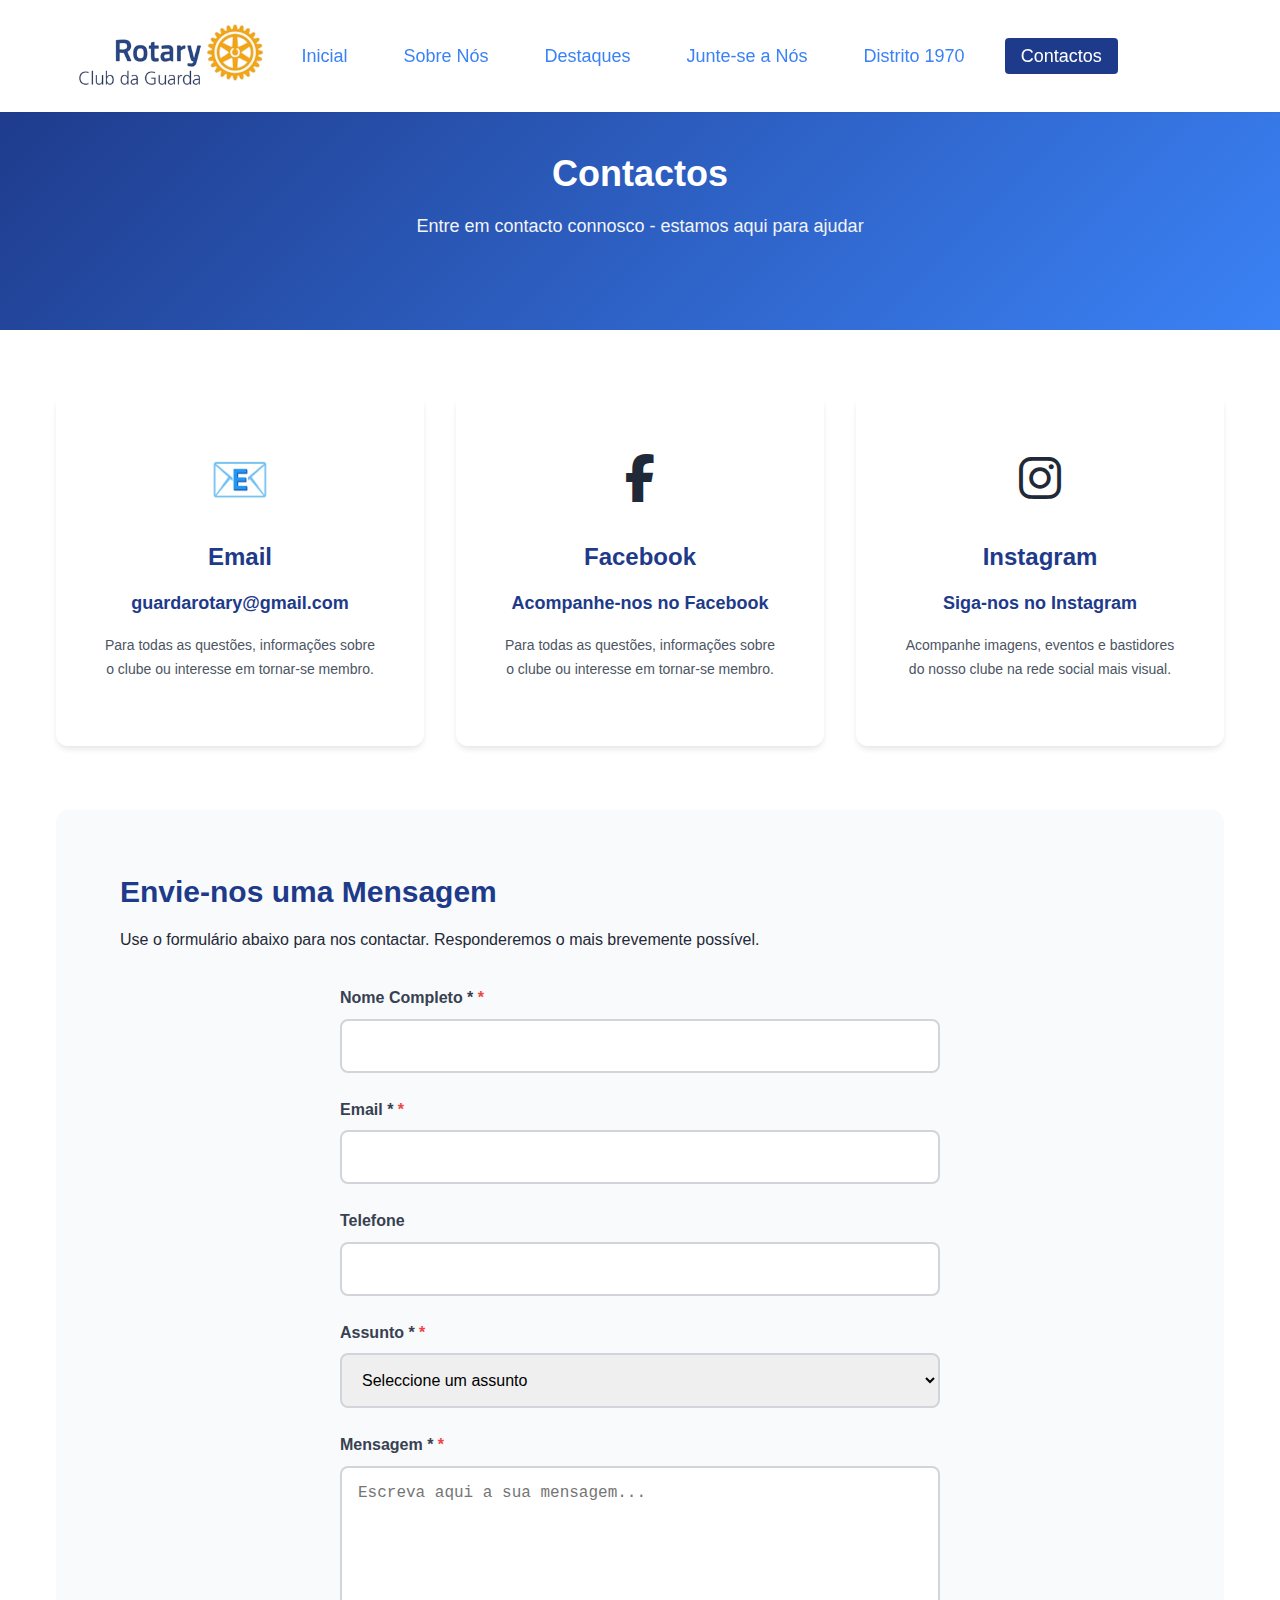
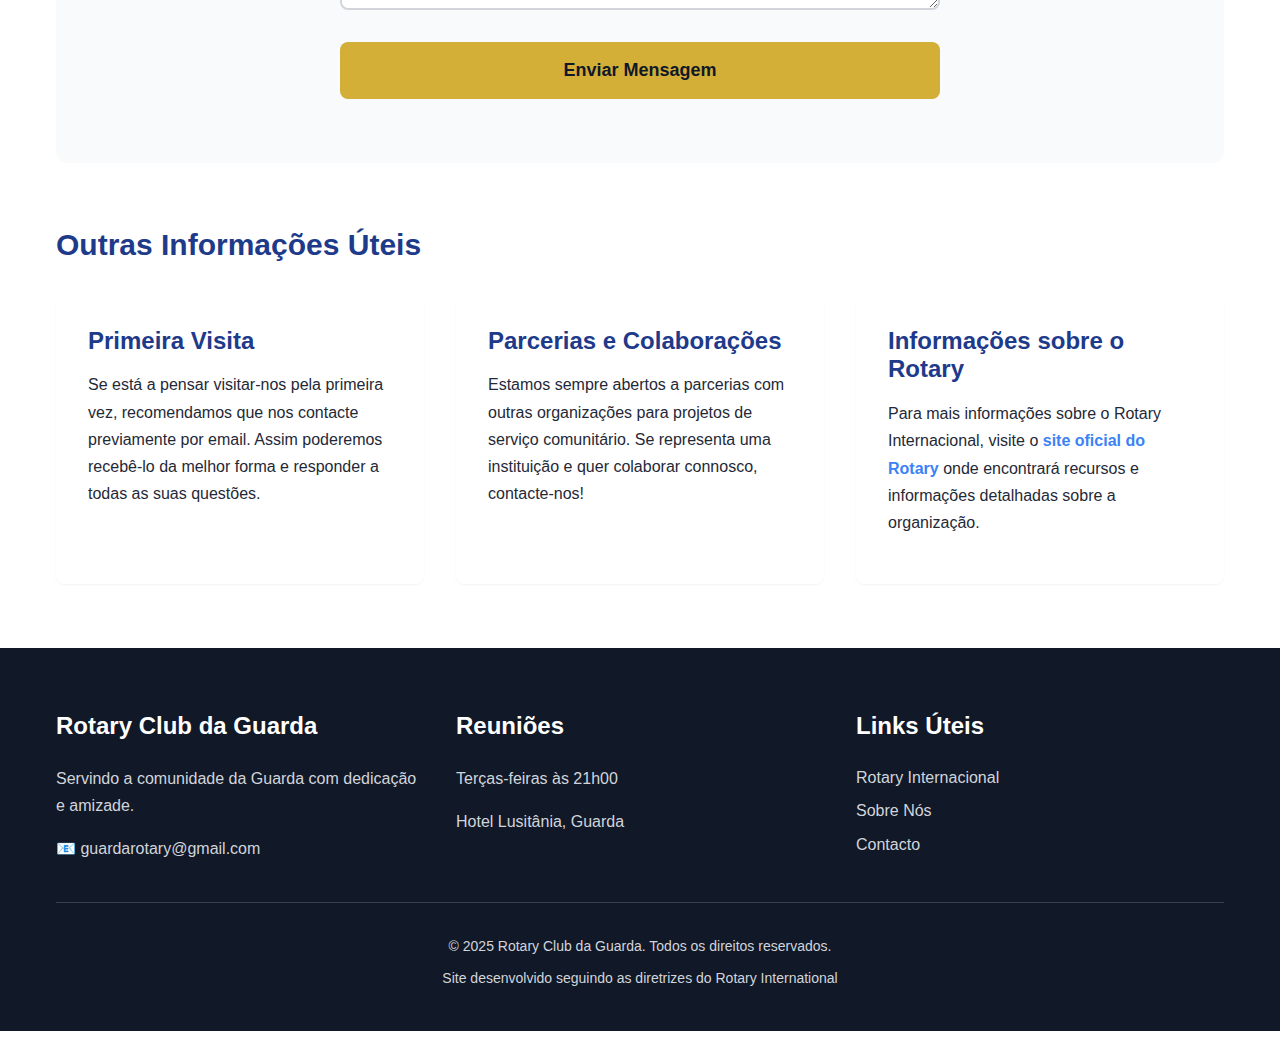
<file: contato.html>
<!DOCTYPE html>
<html lang="pt">

<head>
    <meta charset="UTF-8">
    <meta name="viewport" content="width=device-width, initial-scale=1.0">
    <title>Contactos</title>
    <link rel="stylesheet" href="style.css">
    <link rel="icon" type="image/x-icon" href="https://www.rotary.org/sites/default/files/favicon_0.ico">
    <link rel="stylesheet" href="https://cdnjs.cloudflare.com/ajax/libs/font-awesome/6.5.0/css/all.min.css">

    
</head>

<body>
    <header class="header">
        <nav class="nav">
            <div class="nav-container">
                <div class="nav-logo">
                    <img src="imagens/logo_sem_fundo.png" alt="Rotary Logo" class="logo">
                    
                </div>

            <ul class="nav-menu" id="nav-menu">
                <li class="nav-item"><a href="index.html" class="nav-link">Inicial</a></li>
                <li class="nav-item"><a href="sobre-nos.html" class="nav-link">Sobre Nós</a></li>
                <li class="nav-item"><a href="projetos.html" class="nav-link">Destaques</a></li>
                <!--<li class="nav-item"><a href="eventos.html" class="nav-link">Eventos</a></li>
                                <li class="nav-item"><a href="noticias.html" class="nav-link">Notícias</a></li>-->
                <li class="nav-item"><a href="junte-se.html" class="nav-link">Junte-se a Nós</a></li>
                <!--<li class="nav-item"><a href="https://www.rotary.org/pt" target="_blank" class="nav-link">Rotary
                                                        Internacional</a></li>-->
                <li class="nav-item"><a href="distrito1970.html" class="nav-link active">Distrito 1970</a></li>
                <li class="nav-item"><a href="contato.html" class="nav-link">Contactos</a></li>
            </ul>

                <div class="nav-toggle" id="mobile-menu">
                    <span class="bar"></span>
                    <span class="bar"></span>
                    <span class="bar"></span>
                </div>
            </div>
        </nav>
    </header>

    <main>
        <section class="page-header">
            <div class="container">
                <h1>Contactos</h1>
                <p>Entre em contacto connosco - estamos aqui para ajudar</p>
            </div>
        </section>

        <section class="contact-content">
            <div class="container">

                <!-- Informações de contato -->
                <div class="contact-info-grid">

                    <div class="contact-card">
                        <div class="contact-icon">📧</div>
                        <h3>Email</h3>
                        <p>
                            <a href="mailto:guardarotary@gmail.com" class="contact-link">
                                guardarotary@gmail.com
                            </a>
                        </p>
                        <p class="contact-description">
                            Para todas as questões, informações sobre o clube ou interesse em tornar-se membro.
                        </p>
                    </div>

                    <div class="contact-card">
                        <div class="contact-icon">
                            <i class="fab fa-facebook-f"></i>
                        </div>
                        <h3>Facebook</h3>
                        <p>
                            <a href="https://www.facebook.com/groups/rotaryclubguarda" class="contact-link">
                                Acompanhe-nos no Facebook
                            </a>
                        </p>
                        <p class="contact-description">
                            Para todas as questões, informações sobre o clube ou interesse em tornar-se membro.
                        </p>
                    </div>

                    <div class="contact-card">
                        <div class="contact-icon">
                            <i class="fab fa-instagram"></i>
                        </div>
                        <h3>Instagram</h3>
                        <p>
                            <a href="https://www.instagram.com/SEU_USUARIO_AQUI" class="contact-link" target="_blank">
                                Siga-nos no Instagram
                            </a>
                        </p>
                        <p class="contact-description">
                            Acompanhe imagens, eventos e bastidores do nosso clube na rede social mais visual.
                        </p>
                    </div>

                    <!--<div class="contact-card">
                        <div class="contact-icon">📍</div>
                        <h3>Local das Reuniões</h3>
                        <p><strong>Hotel Lusitânia</strong></p>
                        <p>Guarda, Portugal</p>
                        <p class="contact-description">
                            As nossas reuniões realizam-se todas as terças-feiras às 21h00.
                            Visitantes são sempre bem-vindos!
                        </p>
                    </div>

                    <div class="contact-card">
                        <div class="contact-icon">🕘</div>
                        <h3>Horário das Reuniões</h3>
                        <p><strong>Terças-feiras</strong></p>
                        <p>21h00</p>
                        <p class="contact-description">
                            Reuniões semanais onde discutimos projetos, planeamos atividades
                            e fortalecemos os laços de amizade rotária.
                        </p>
                    </div>-->

                    

                </div>

                <!-- Formulário de contato -->
                <div class="contact-form-section">
                    <h2>Envie-nos uma Mensagem</h2>
                    <p>
                        Use o formulário abaixo para nos contactar. Responderemos o mais brevemente possível.
                    </p>

                    <form class="contact-form" id="contact-form">
                        <div class="form-group">
                            <label for="name">Nome Completo *</label>
                            <input type="text" id="name" name="name" required>
                        </div>

                        <div class="form-group">
                            <label for="email">Email *</label>
                            <input type="email" id="email" name="email" required>
                        </div>

                        <div class="form-group">
                            <label for="phone">Telefone</label>
                            <input type="tel" id="phone" name="phone">
                        </div>

                        <div class="form-group">
                            <label for="subject">Assunto *</label>
                            <select id="subject" name="subject" required>
                                <option value="">Seleccione um assunto</option>
                                <option value="membership">Interesse em tornar-me membro</option>
                                <option value="projects">Informações sobre projetos</option>
                                <option value="events">Eventos e reuniões</option>
                                <option value="partnership">Parcerias</option>
                                <option value="general">Informações gerais</option>
                                <option value="other">Outro</option>
                            </select>
                        </div>

                        <div class="form-group">
                            <label for="message">Mensagem *</label>
                            <textarea id="message" name="message" rows="6" required
                                placeholder="Escreva aqui a sua mensagem..."></textarea>
                        </div>

                        <button type="submit" class="btn btn-primary form-submit">
                            Enviar Mensagem
                        </button>
                    </form>
                </div>

                <!-- Informação adicional -->
                <div class="additional-info">
                    <h2>Outras Informações Úteis</h2>

                    <div class="info-blocks">
                        <div class="info-block">
                            <h3>Primeira Visita</h3>
                            <p>
                                Se está a pensar visitar-nos pela primeira vez, recomendamos que nos contacte
                                previamente por email. Assim poderemos recebê-lo da melhor forma e responder
                                a todas as suas questões.
                            </p>
                        </div>

                        <div class="info-block">
                            <h3>Parcerias e Colaborações</h3>
                            <p>
                                Estamos sempre abertos a parcerias com outras organizações para projetos
                                de serviço comunitário. Se representa uma instituição e quer colaborar connosco,
                                contacte-nos!
                            </p>
                        </div>

                        <div class="info-block">
                            <h3>Informações sobre o Rotary</h3>
                            <p>
                                Para mais informações sobre o Rotary Internacional, visite o
                                <a href="https://www.rotary.org/pt" target="_blank" class="inline-link">
                                    site oficial do Rotary
                                </a>
                                onde encontrará recursos e informações detalhadas sobre a organização.
                            </p>
                        </div>
                    </div>
                </div>

            </div>
        </section>
    </main>

    <footer class="footer">
        <div class="container">
            <div class="footer-content">
                <div class="footer-section">
                    <h3>Rotary Club da Guarda</h3>
                    <p>Servindo a comunidade da Guarda com dedicação e amizade.</p>
                    <div class="footer-contact">
                        <p>📧 guardarotary@gmail.com</p>
                    </div>
                </div>

                <div class="footer-section">
                    <h3>Reuniões</h3>
                    <p>Terças-feiras às 21h00</p>
                    <p>Hotel Lusitânia, Guarda</p>
                </div>

                <div class="footer-section">
                    <h3>Links Úteis</h3>
                    <ul class="footer-links">
                        <li><a href="https://www.rotary.org/pt" target="_blank">Rotary Internacional</a></li>
                        <li><a href="sobre-nos.html">Sobre Nós</a></li>
                        <li><a href="contato.html">Contacto</a></li>
                    </ul>
                </div>
            </div>

            <div class="footer-bottom">
                <p>&copy; 2025 Rotary Club da Guarda. Todos os direitos reservados.</p>
                <p>Site desenvolvido seguindo as diretrizes do Rotary International</p>
            </div>
        </div>
    </footer>

    <script src="script.js"></script>
</body>

</html>
</file>
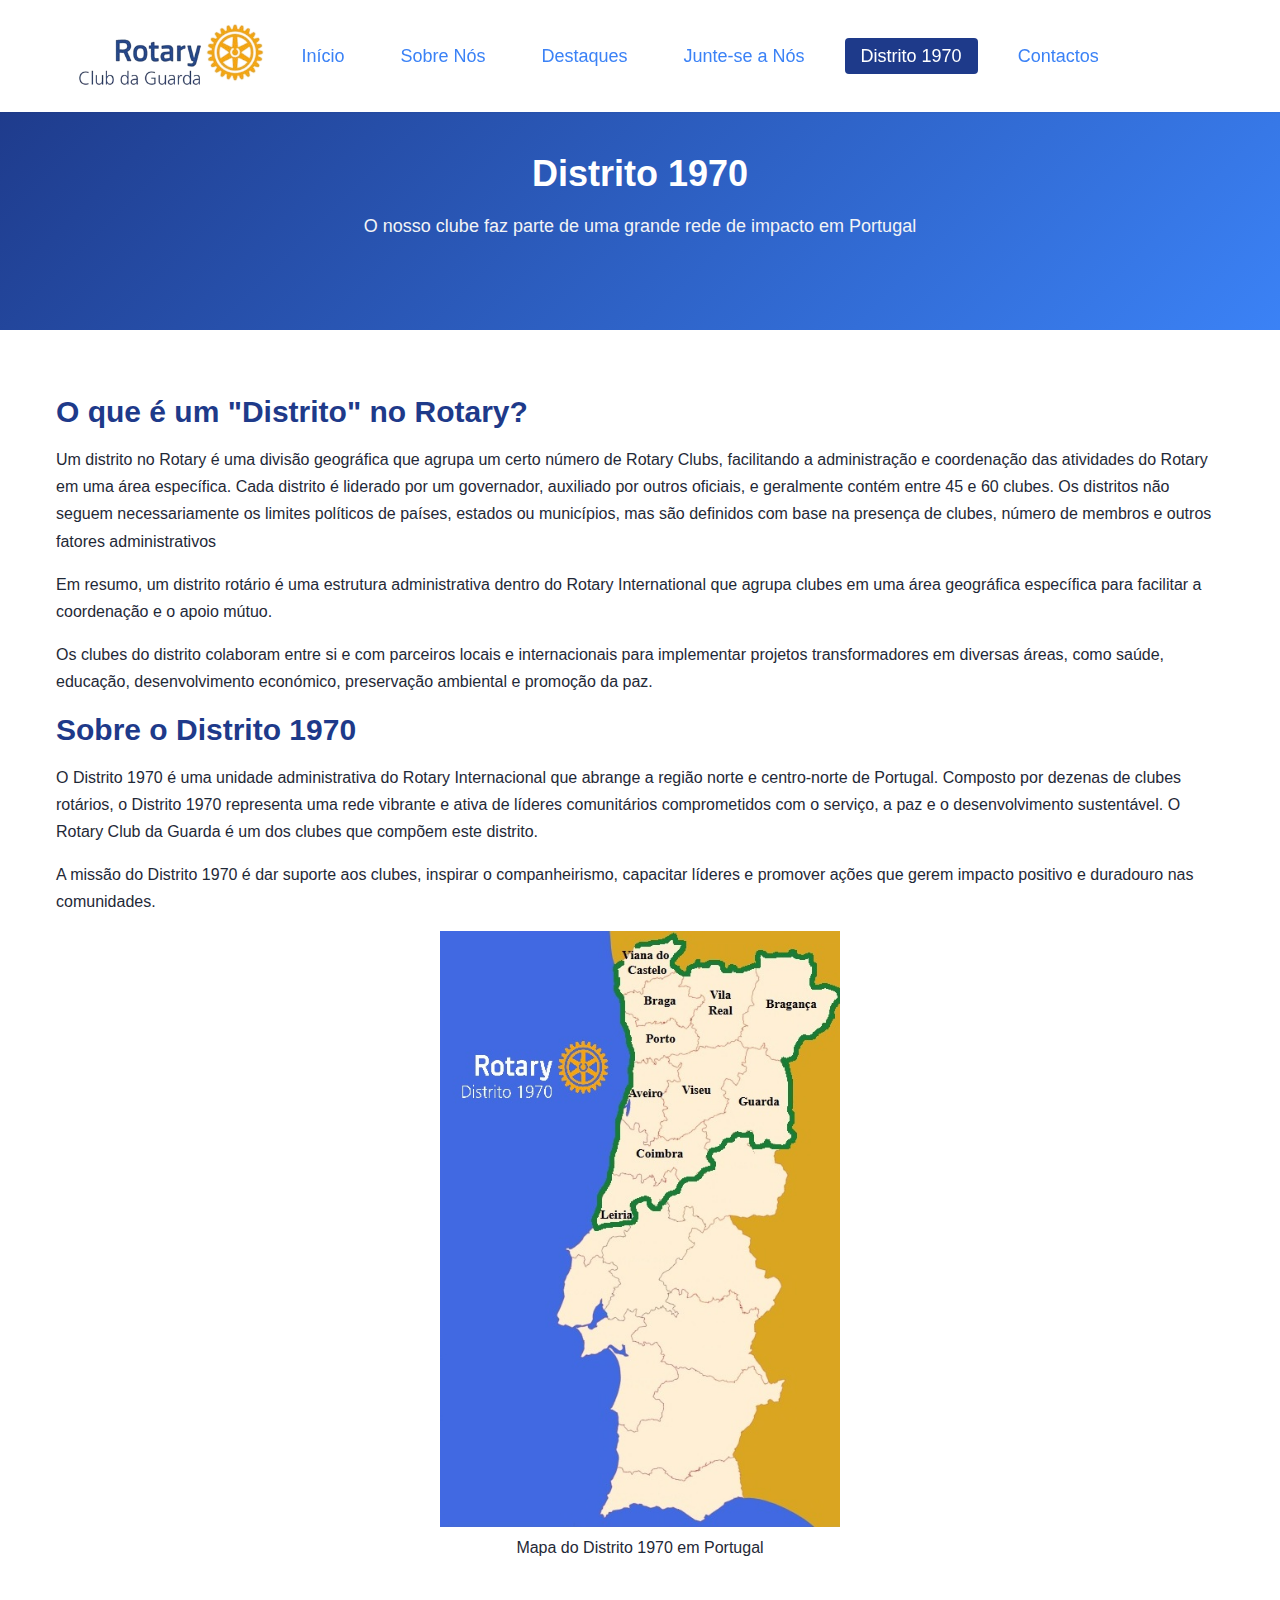
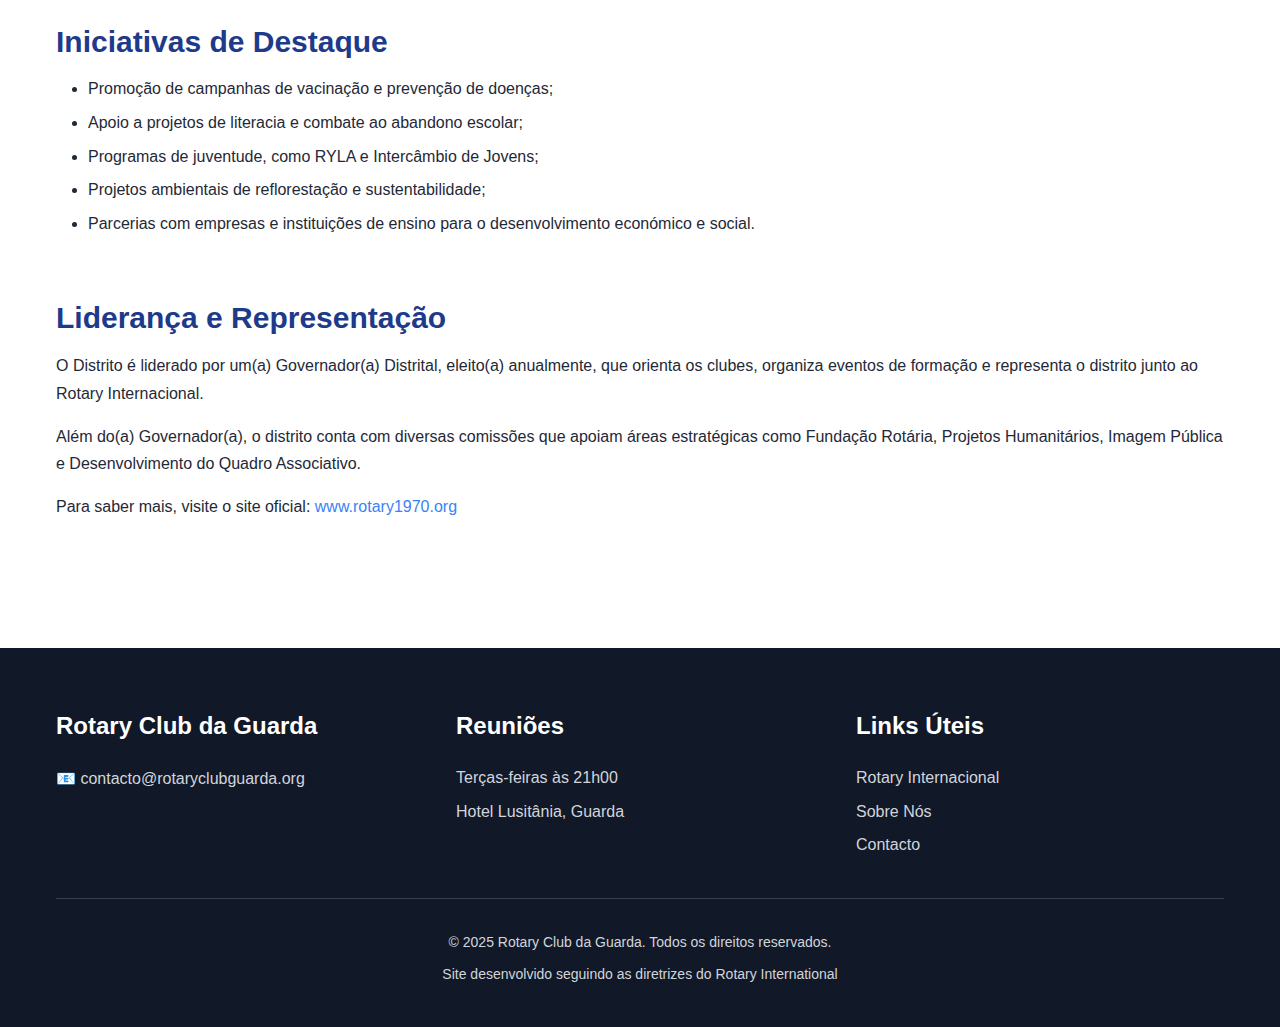
<file: distrito1970.html>
<!DOCTYPE html>
<html lang="pt">

<head>
    <meta charset="UTF-8">
    <meta name="viewport" content="width=device-width, initial-scale=1.0">
    <title>Distrito 1970 - Rotary Club da Guarda</title>
    <link rel="stylesheet" href="style.css">
    <link rel="icon" type="image/x-icon" href="https://www.rotary.org/sites/default/files/favicon_0.ico">
</head>

<body>
    <!-- Cabeçalho (mesmo da página inicial) -->
    <header class="header">
        <nav class="nav">
            <div class="nav-container">
                <div class="nav-logo">
                    <img src="imagens/logo_sem_fundo.png" alt="Rotary Logo" class="logo">
                </div>

                <ul class="nav-menu" id="nav-menu">
                    <li class="nav-item"><a href="index.html" class="nav-link">Início</a></li>
                    <li class="nav-item"><a href="sobre-nos.html" class="nav-link">Sobre Nós</a></li>
                    <li class="nav-item"><a href="projetos.html" class="nav-link">Destaques</a></li>
                    <!--<li class="nav-item"><a href="eventos.html" class="nav-link">Eventos</a></li>
                                    <li class="nav-item"><a href="noticias.html" class="nav-link">Notícias</a></li>-->
                    <li class="nav-item"><a href="junte-se.html" class="nav-link">Junte-se a Nós</a></li>
                    <!--<li class="nav-item"><a href="https://www.rotary.org/pt" target="_blank" class="nav-link">Rotary
                                                            Internacional</a></li>-->
                    <li class="nav-item"><a href="distrito1970.html" class="nav-link active">Distrito 1970</a></li>
                    <li class="nav-item"><a href="contato.html" class="nav-link">Contactos</a></li>
                </ul>

                <div class="nav-toggle" id="mobile-menu">
                    <span class="bar"></span>
                    <span class="bar"></span>
                    <span class="bar"></span>
                </div>
            </div>
        </nav>
    </header>

    <main>
        <!-- Cabeçalho da página -->
        <section class="page-header">
            <div class="container">
                <h1>Distrito 1970</h1>
                <p>O nosso clube faz parte de uma grande rede de impacto em Portugal</p>
            </div>
        </section>

        <!-- Conteúdo da página -->
        <section class="content-section">
            <div class="container">
                <div class="content-block">
                    
                    <h2>O que é um "Distrito" no Rotary?</h2>

                    <p>Um distrito no Rotary é uma divisão geográfica que agrupa um certo número de Rotary Clubs, facilitando a administração e
                    coordenação das atividades do Rotary em uma área específica. Cada distrito é liderado por um governador, auxiliado por
                    outros oficiais, e geralmente contém entre 45 e 60 clubes. Os distritos não seguem necessariamente os limites políticos
                    de países, estados ou municípios, mas são definidos com base na presença de clubes, número de membros e outros fatores
                    administrativos</p>
                    
                    <p>Em resumo, um distrito rotário é uma estrutura administrativa dentro do Rotary International que agrupa clubes em uma
                    área geográfica específica para facilitar a coordenação e o apoio mútuo.</p>

                    <p>Os clubes do distrito colaboram entre si e com parceiros locais e internacionais para implementar
                        projetos transformadores em diversas áreas, como saúde, educação, desenvolvimento económico,
                        preservação ambiental e promoção da paz.</p>
                       
                    <h2>Sobre o Distrito 1970</h2>

                    <p>O Distrito 1970 é uma unidade administrativa do Rotary Internacional que abrange a região norte e
                        centro-norte de Portugal. Composto por dezenas de clubes rotários, o Distrito 1970 representa
                        uma rede vibrante e ativa de líderes comunitários comprometidos com o serviço, a paz e o
                        desenvolvimento sustentável. O Rotary Club da Guarda é um dos clubes que compõem este distrito.</p>
                    
                    <p>A missão do Distrito 1970 é dar suporte aos clubes, inspirar o companheirismo, capacitar líderes
                        e promover ações que gerem impacto positivo e duradouro nas comunidades.</p>

                    <figure class="figura-centralizada">
                        <img src="imagens/mapa_distrito.jpg" alt="Mapa do Distrito 1970" width="400">
                            <!--class="img-centralizada"-->
                        <figcaption>Mapa do Distrito 1970 em Portugal</figcaption>
                    </figure>
                </div>

                <div class="content-block">
                    <h2>Iniciativas de Destaque</h2>
                    <ul>
                        <li>Promoção de campanhas de vacinação e prevenção de doenças;</li>
                        <li>Apoio a projetos de literacia e combate ao abandono escolar;</li>
                        <li>Programas de juventude, como RYLA e Intercâmbio de Jovens;</li>
                        <li>Projetos ambientais de reflorestação e sustentabilidade;</li>
                        <li>Parcerias com empresas e instituições de ensino para o desenvolvimento económico e social.
                        </li>
                    </ul>
                </div>

                <div class="content-block">
                    <h2>Liderança e Representação</h2>
                    <p>O Distrito é liderado por um(a) Governador(a) Distrital, eleito(a) anualmente, que orienta os
                        clubes, organiza eventos de formação e representa o distrito junto ao Rotary Internacional.</p>
                    <p>Além do(a) Governador(a), o distrito conta com diversas comissões que apoiam áreas estratégicas
                        como Fundação Rotária, Projetos Humanitários, Imagem Pública e Desenvolvimento do Quadro
                        Associativo.</p>
                    <p>Para saber mais, visite o site oficial: <a href="https://www.rotary1970.org/"
                            target="_blank">www.rotary1970.org</a></p>
                </div>
            </div>
        </section>
    </main>

    <!-- Rodapé -->
<footer class="footer">
    <div class="container">
        <div class="footer-content">
            <div class="footer-section">
                <h3>Rotary Club da Guarda</h3>

                <div class="footer-contact">
                    <p>📧 contacto@rotaryclubguarda.org</p>
                </div>
            </div>



            <div class="footer-section">
                <h3>Reuniões</h3>
                <ul class="footer-links">
                    <li>Terças-feiras às 21h00</li>
                    <li>Hotel Lusitânia, Guarda</li>
                </ul>
            </div>

            <div class="footer-section">
                <h3>Links Úteis</h3>
                <ul class="footer-links">
                    <li><a href="https://www.rotary.org/pt" target="_blank">Rotary Internacional</a></li>
                    <li><a href="sobre-nos.html">Sobre Nós</a></li>
                    <li><a href="contato.html">Contacto</a></li>
                </ul>
            </div>
        </div>

        <div class="footer-bottom">
            <p>&copy; 2025 Rotary Club da Guarda. Todos os direitos reservados.</p>
            <p>Site desenvolvido seguindo as diretrizes do Rotary International</p>
        </div>
    </div>
</footer>

    <script src="script.js"></script>
</body>

</html>
</file>
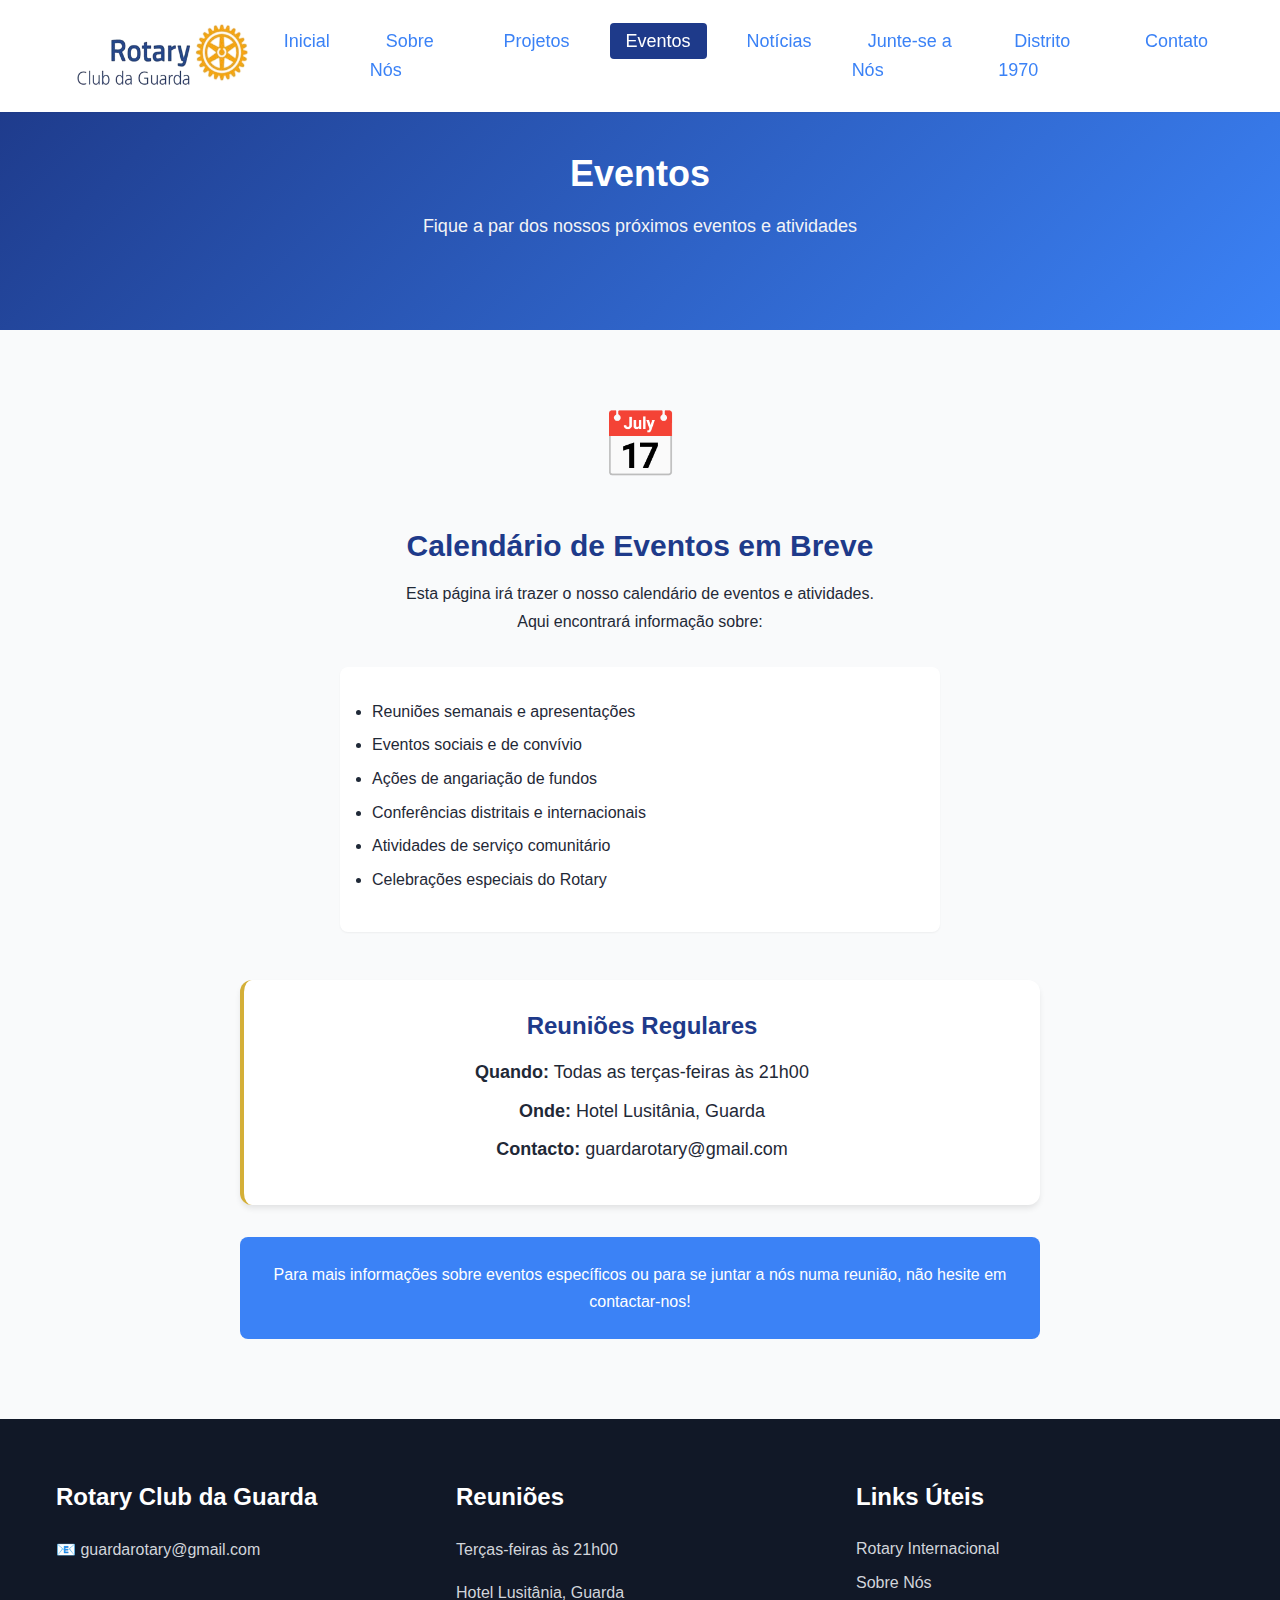
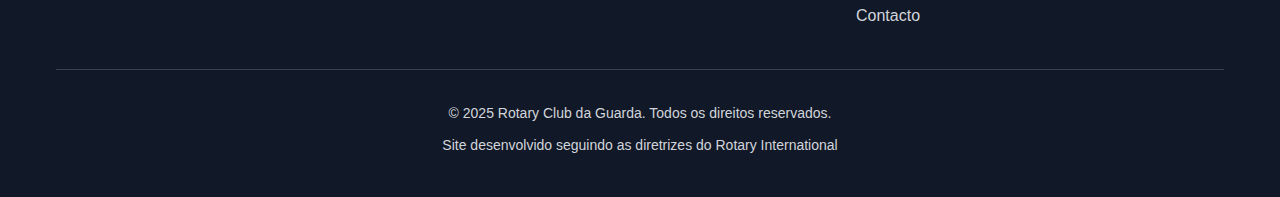
<file: eventos.html>
<!DOCTYPE html>
<html lang="pt">

<head>
    <meta charset="UTF-8">
    <meta name="viewport" content="width=device-width, initial-scale=1.0">
    <title>Eventos - Rotary Club da Guarda</title>
    <link rel="stylesheet" href="style.css">
    <link rel="icon" type="image/x-icon" href="https://www.rotary.org/sites/default/files/favicon_0.ico">
</head>

<body>
    <header class="header">
        <nav class="nav">
            <div class="nav-container">
                <div class="nav-logo">
                    <img src="imagens/logo_sem_fundo.png" alt="Rotary Logo" class="logo">
                    
                </div>

                <ul class="nav-menu" id="nav-menu">
                    <li class="nav-item"><a href="index.html" class="nav-link">Inicial</a></li>
                    <li class="nav-item"><a href="sobre-nos.html" class="nav-link">Sobre Nós</a></li>
                    <li class="nav-item"><a href="projetos.html" class="nav-link">Projetos</a></li>
                    <li class="nav-item"><a href="eventos.html" class="nav-link">Eventos</a></li>
                    <li class="nav-item"><a href="noticias.html" class="nav-link">Notícias</a></li>
                    <li class="nav-item"><a href="junte-se.html" class="nav-link">Junte-se a Nós</a></li>
                    <!--<li class="nav-item"><a href="https://www.rotary.org/pt" target="_blank" class="nav-link">Rotary
                            Internacional</a></li>-->
                    <li class="nav-item"><a href="distrito1970.html" class="nav-link active">Distrito 1970</a></li>
                    <li class="nav-item"><a href="contato.html" class="nav-link">Contato</a></li>
                </ul>

                <div class="nav-toggle" id="mobile-menu">
                    <span class="bar"></span>
                    <span class="bar"></span>
                    <span class="bar"></span>
                </div>
            </div>
        </nav>
    </header>

    <main>
        <section class="page-header">
            <div class="container">
                <h1>Eventos</h1>
                <p>Fique a par dos nossos próximos eventos e atividades</p>
            </div>
        </section>

        <section class="coming-soon-section">
            <div class="container">
                <div class="coming-soon-content">
                    <div class="coming-soon-icon">📅</div>
                    <h2>Calendário de Eventos em Breve</h2>
                    <p>
                        Esta página irá trazer o nosso calendário de eventos e atividades.<br>
                        Aqui encontrará informação sobre:
                    </p>
                    <ul class="coming-soon-list">
                        <li>Reuniões semanais e apresentações</li>
                        <li>Eventos sociais e de convívio</li>
                        <li>Ações de angariação de fundos</li>
                        <li>Conferências distritais e internacionais</li>
                        <li>Atividades de serviço comunitário</li>
                        <li>Celebrações especiais do Rotary</li>
                    </ul>

                    <div class="regular-meetings">
                        <h3>Reuniões Regulares</h3>
                        <div class="meeting-info">
                            <p><strong>Quando:</strong> Todas as terças-feiras às 21h00</p>
                            <p><strong>Onde:</strong> Hotel Lusitânia, Guarda</p>
                            <p><strong>Contacto:</strong> guardarotary@gmail.com</p>
                        </div>
                    </div>

                    <p class="coming-soon-note">
                        Para mais informações sobre eventos específicos ou para se juntar a nós numa reunião,
                        não hesite em contactar-nos!
                    </p>
                </div>
            </div>
        </section>
    </main>

    <footer class="footer">
        <div class="container">
            <div class="footer-content">
                <div class="footer-section">
                    <h3>Rotary Club da Guarda</h3>
                    
                    <div class="footer-contact">
                        <p>📧 guardarotary@gmail.com</p>
                    </div>
                </div>

                <div class="footer-section">
                    <h3>Reuniões</h3>
                    <p>Terças-feiras às 21h00</p>
                    <p>Hotel Lusitânia, Guarda</p>
                </div>

                <div class="footer-section">
                    <h3>Links Úteis</h3>
                    <ul class="footer-links">
                        <li><a href="https://www.rotary.org/pt" target="_blank">Rotary Internacional</a></li>
                        <li><a href="sobre-nos.html">Sobre Nós</a></li>
                        <li><a href="contato.html">Contacto</a></li>
                    </ul>
                </div>
            </div>

            <div class="footer-bottom">
                <p>&copy; 2025 Rotary Club da Guarda. Todos os direitos reservados.</p>
                <p>Site desenvolvido seguindo as diretrizes do Rotary International</p>
            </div>
        </div>
    </footer>

    <script src="script.js"></script>
</body>

</html>
</file>
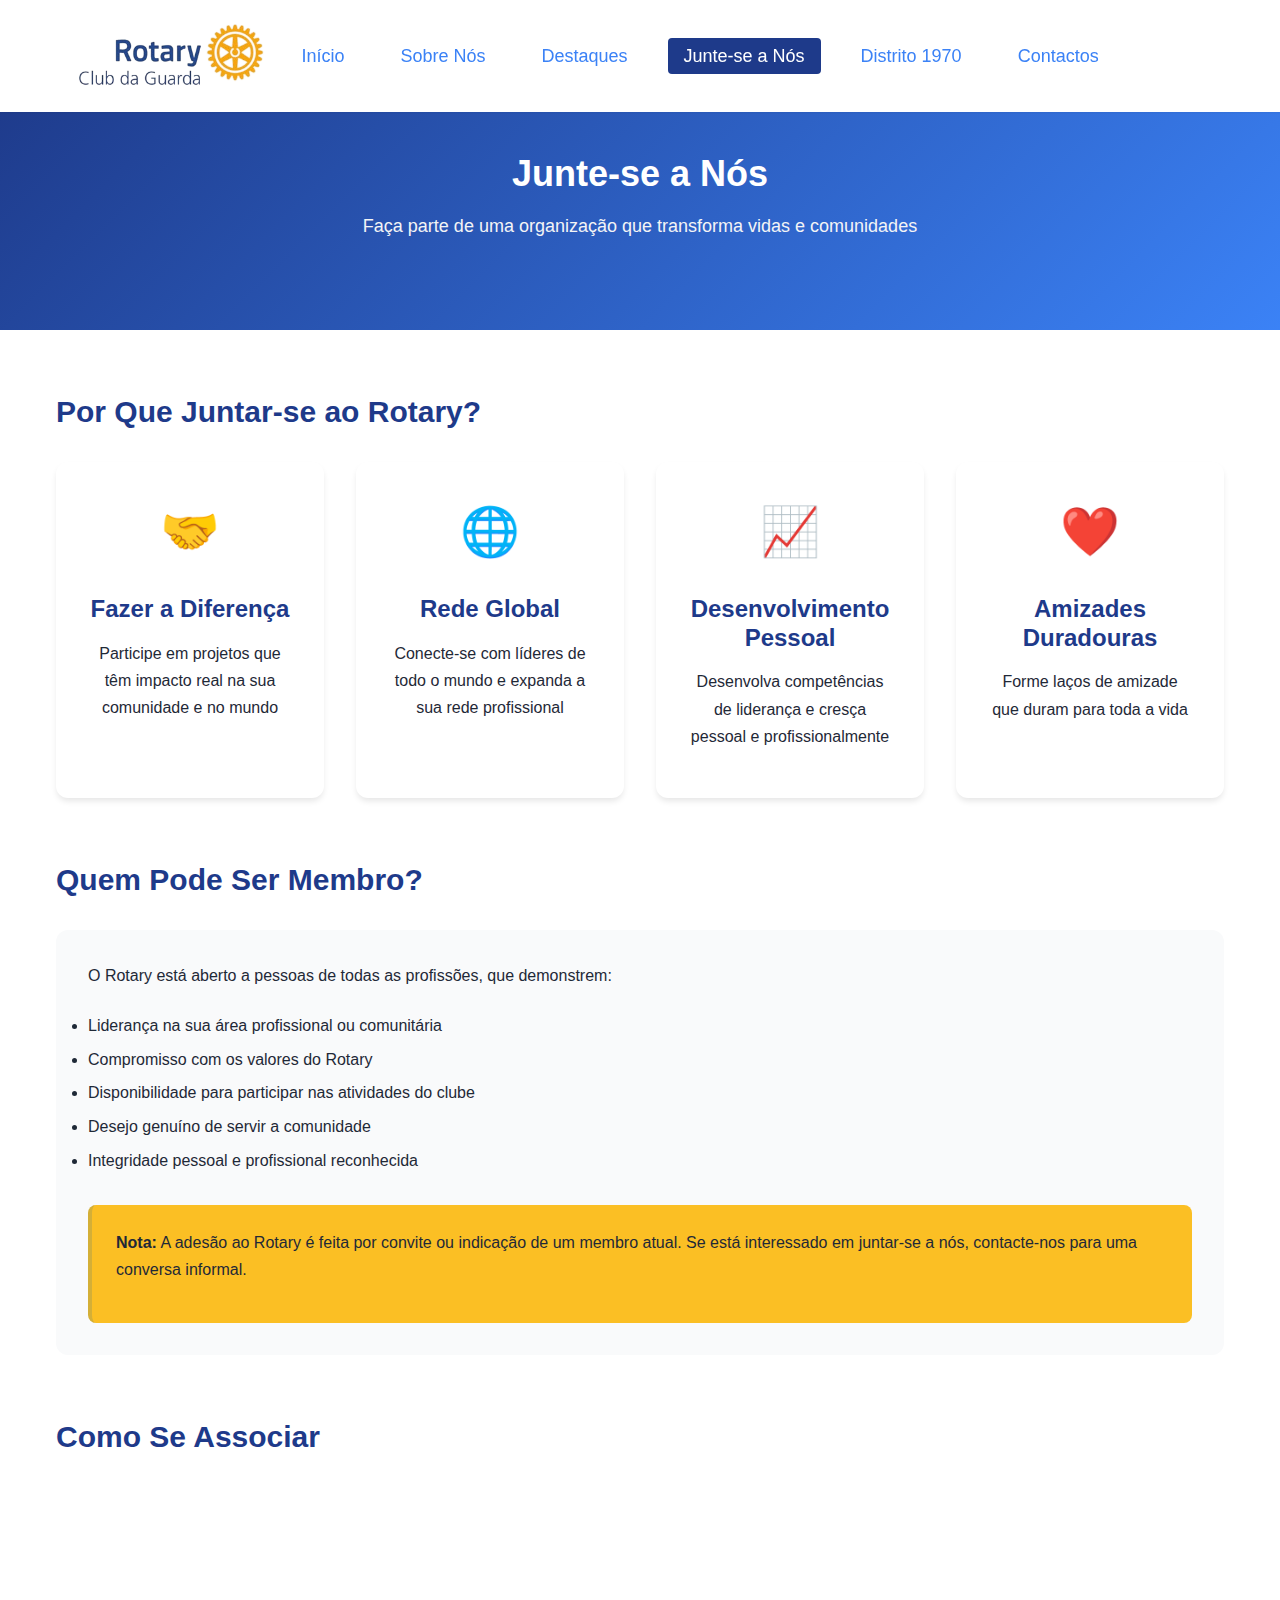
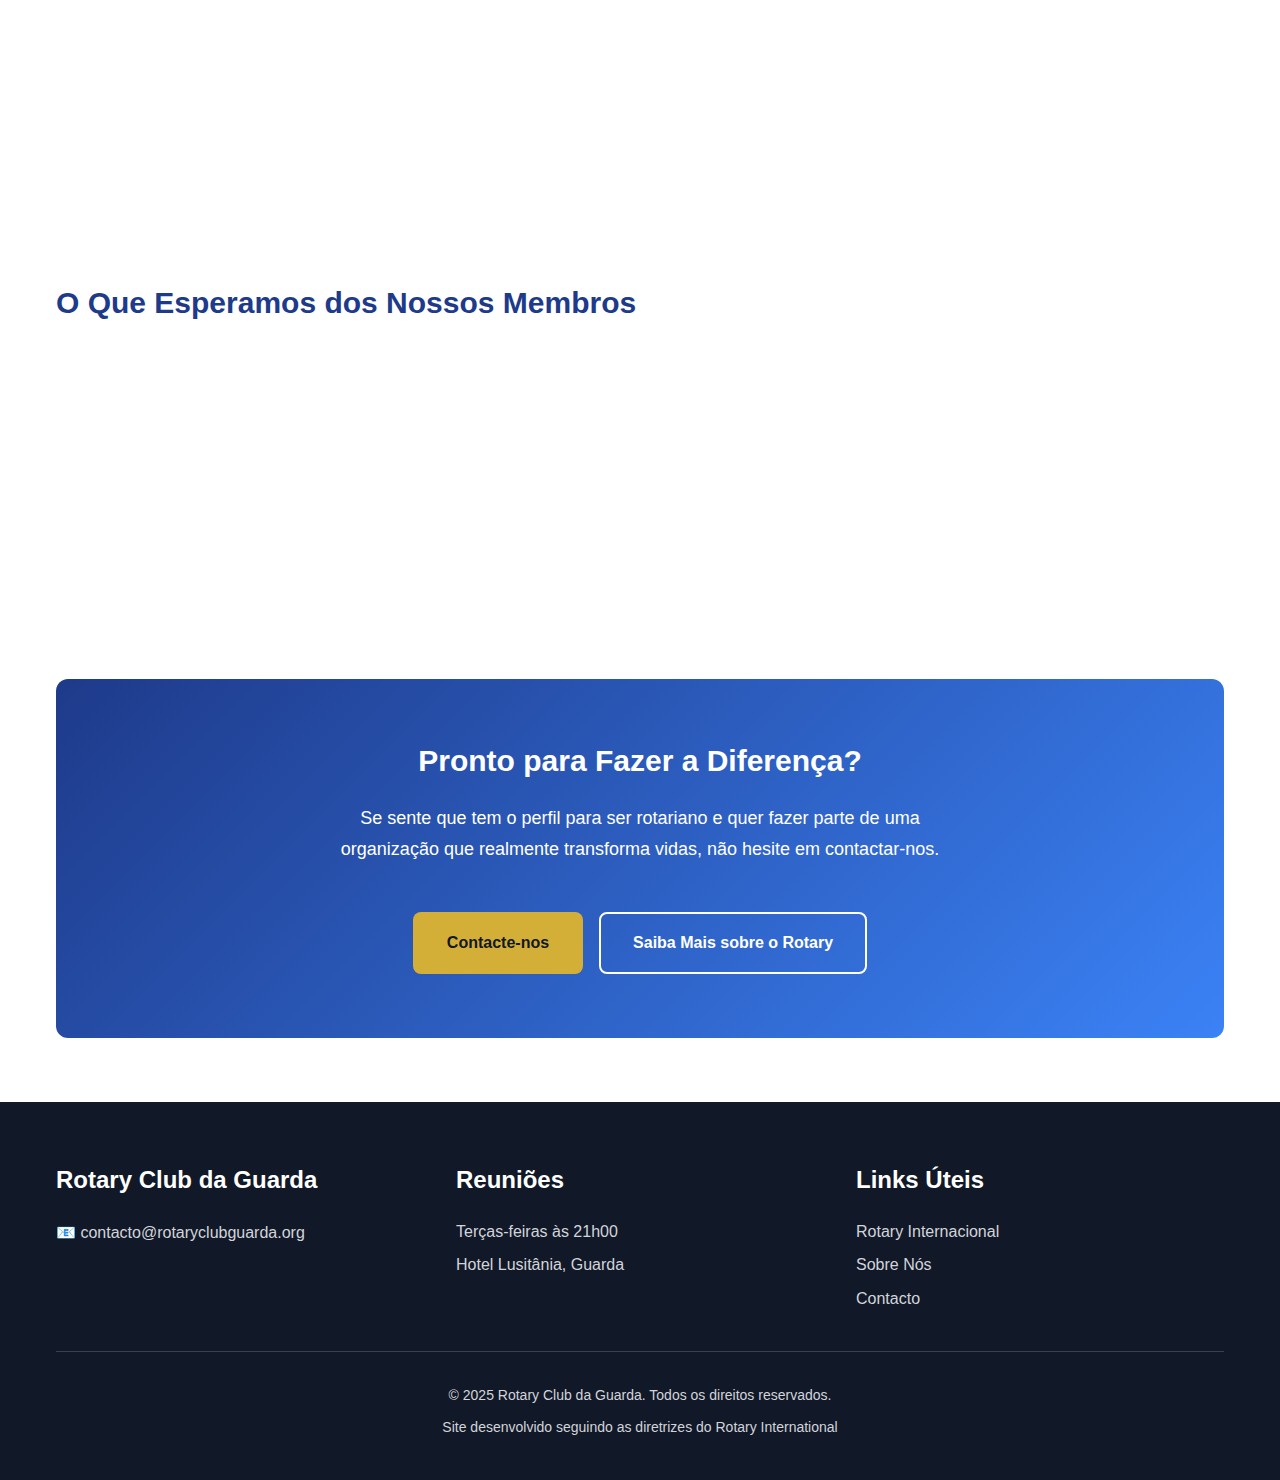
<file: junte-se.html>
<!DOCTYPE html>
<html lang="pt">

<head>
    <meta charset="UTF-8">
    <meta name="viewport" content="width=device-width, initial-scale=1.0">
    <title>Junte-se a Nós - Rotary Club da Guarda</title>
    <link rel="stylesheet" href="style.css">
    <link rel="icon" type="image/x-icon" href="https://www.rotary.org/sites/default/files/favicon_0.ico">
</head>

<body>
    <header class="header">
        <nav class="nav">
            <div class="nav-container">
                <div class="nav-logo">
                    <img src="imagens/logo_sem_fundo.png" alt="Rotary Logo" class="logo">
                   
                </div>

                <ul class="nav-menu" id="nav-menu">
                    <li class="nav-item"><a href="index.html" class="nav-link">Início</a></li>
                    <li class="nav-item"><a href="sobre-nos.html" class="nav-link">Sobre Nós</a></li>
                    <li class="nav-item"><a href="projetos.html" class="nav-link">Destaques</a></li>
                    <!--<li class="nav-item"><a href="eventos.html" class="nav-link">Eventos</a></li>
                                    <li class="nav-item"><a href="noticias.html" class="nav-link">Notícias</a></li>-->
                    <li class="nav-item"><a href="junte-se.html" class="nav-link">Junte-se a Nós</a></li>
                    <!--<li class="nav-item"><a href="https://www.rotary.org/pt" target="_blank" class="nav-link">Rotary
                                                            Internacional</a></li>-->
                    <li class="nav-item"><a href="distrito1970.html" class="nav-link active">Distrito 1970</a></li>
                    <li class="nav-item"><a href="contato.html" class="nav-link">Contactos</a></li>
                </ul>

                <div class="nav-toggle" id="mobile-menu">
                    <span class="bar"></span>
                    <span class="bar"></span>
                    <span class="bar"></span>
                </div>
            </div>
        </nav>
    </header>

    <main>
        <section class="page-header">
            <div class="container">
                <h1>Junte-se a Nós</h1>
                <p>Faça parte de uma organização que transforma vidas e comunidades</p>
            </div>
        </section>

        <section class="join-content">
            <div class="container">

                <!-- Porquê juntar-se ao Rotary -->
                <div class="content-block">
                    <h2>Por Que Juntar-se ao Rotary?</h2>
                    <div class="benefits-grid">
                        <div class="benefit-item">
                            <div class="benefit-icon">🤝</div>
                            <h3>Fazer a Diferença</h3>
                            <p>Participe em projetos que têm impacto real na sua comunidade e no mundo</p>
                        </div>
                        <div class="benefit-item">
                            <div class="benefit-icon">🌐</div>
                            <h3>Rede Global</h3>
                            <p>Conecte-se com líderes de todo o mundo e expanda a sua rede profissional</p>
                        </div>
                        <div class="benefit-item">
                            <div class="benefit-icon">📈</div>
                            <h3>Desenvolvimento Pessoal</h3>
                            <p>Desenvolva competências de liderança e cresça pessoal e profissionalmente</p>
                        </div>
                        <div class="benefit-item">
                            <div class="benefit-icon">❤️</div>
                            <h3>Amizades Duradouras</h3>
                            <p>Forme laços de amizade que duram para toda a vida</p>
                        </div>
                    </div>
                </div>

                <!-- Quem pode ser membro -->
                <div class="content-block">
                    <h2>Quem Pode Ser Membro?</h2>
                    <div class="membership-requirements">
                        <p>
                            O Rotary está aberto a pessoas de todas as profissões, que demonstrem:
                        </p>
                        <ul class="requirements-list">
                            <li>Liderança na sua área profissional ou comunitária</li>
                            <li>Compromisso com os valores do Rotary</li>
                            <li>Disponibilidade para participar nas atividades do clube</li>
                            <li>Desejo genuíno de servir a comunidade</li>
                            <li>Integridade pessoal e profissional reconhecida</li>
                        </ul>

                        <div class="membership-note">
                            <p>
                                <strong>Nota:</strong> A adesão ao Rotary é feita por convite ou
                                indicação de um membro atual. Se está interessado em juntar-se a nós,
                                contacte-nos para uma conversa informal.
                            </p>
                        </div>
                    </div>
                </div>

                <!-- Como se juntar -->
                <div class="content-block">
                    <h2>Como Se Associar</h2>
                    <div class="steps-grid">
                        <div class="step-item">
                            <div class="step-number">1</div>
                            <h3>Contacte-nos</h3>
                            <br>
                            <p>Envie-nos um email para contacto@rotaryclubguarda.org expressando o seu interesse</p>
                        </div>
                        <div class="step-item">
                            <div class="step-number">2</div>
                            <h3>Visite uma Reunião</h3>
                            <p>Junte-se a nós numa reunião para conhecer o clube e os membros</p>
                        </div>
                        <div class="step-item">
                            <div class="step-number">3</div>
                            <h3>Conversa Informal</h3>
                            <p>Tenha uma conversa com membros do clube sobre os seus interesses e objetivos</p>
                        </div>
                        <div class="step-item">
                            <div class="step-number">4</div>
                            <h3>Candidatura</h3>
                            <br>
                            <p>Se for do interesse mútuo, será convidado a apresentar a sua candidatura</p>
                        </div>
                    </div>
                </div>

                <!-- Compromisso e expectativas -->
                <div class="content-block">
                    <h2>O Que Esperamos dos Nossos Membros</h2>
                    <div class="expectations">
                        <div class="expectation-item">
                            <h3>Participação Ativa</h3>
                            <p>Presença regular nas reuniões semanais (terças-feiras às 21h00)</p>
                        </div>
                        <div class="expectation-item">
                            <h3>Espírito de Serviço</h3>
                            <p>Participação em projetos de serviço comunitário</p>
                        </div>
                        <div class="expectation-item">
                            <h3>Contribuição Financeira</h3>
                            <p>Pagamento de quotas e contribuição para projetos (valores adequados às possibilidades)
                            </p>
                        </div>
                        <div class="expectation-item">
                            <h3>Profissionalismo</h3>
                            <br>
                            <p>Manutenção dos mais altos padrões éticos e profissionais</p>
                        </div>
                    </div>
                </div>

                <!-- Call to Action -->
                <div class="cta-section">
                    <div class="cta-content">
                        <h2>Pronto para Fazer a Diferença?</h2>
                        <p>
                            Se sente que tem o perfil para ser rotariano e quer fazer parte de uma
                            organização que realmente transforma vidas, não hesite em contactar-nos.
                        </p>
                        <div class="cta-buttons">
                            <a href="contato.html" class="btn btn-primary">Contacte-nos</a>
                            <a href="https://www.rotary.org/pt" target="_blank" class="btn btn-secondary">Saiba Mais
                                sobre o Rotary</a>
                        </div>
                    </div>
                </div>

            </div>
        </section>
    </main>

    <footer class="footer">
        <div class="container">
            <div class="footer-content">
                <div class="footer-section">
                    <h3>Rotary Club da Guarda</h3>
                    
                    <div class="footer-contact">
                        <p>📧 contacto@rotaryclubguarda.org</p>
                    </div>
                </div>

                

                <div class="footer-section">
                    <h3>Reuniões</h3>
                    <ul class="footer-links">
                        <li>Terças-feiras às 21h00</li>
                        <li>Hotel Lusitânia, Guarda</li>
                    </ul>
                </div>

                <div class="footer-section">
                    <h3>Links Úteis</h3>
                    <ul class="footer-links">
                        <li><a href="https://www.rotary.org/pt" target="_blank">Rotary Internacional</a></li>
                        <li><a href="sobre-nos.html">Sobre Nós</a></li>
                        <li><a href="contato.html">Contacto</a></li>
                    </ul>
                </div>
            </div>

            <div class="footer-bottom">
                <p>&copy; 2025 Rotary Club da Guarda. Todos os direitos reservados.</p>
                <p>Site desenvolvido seguindo as diretrizes do Rotary International</p>
            </div>
        </div>
    </footer>

    <script src="script.js"></script>
</body>

</html>
</file>
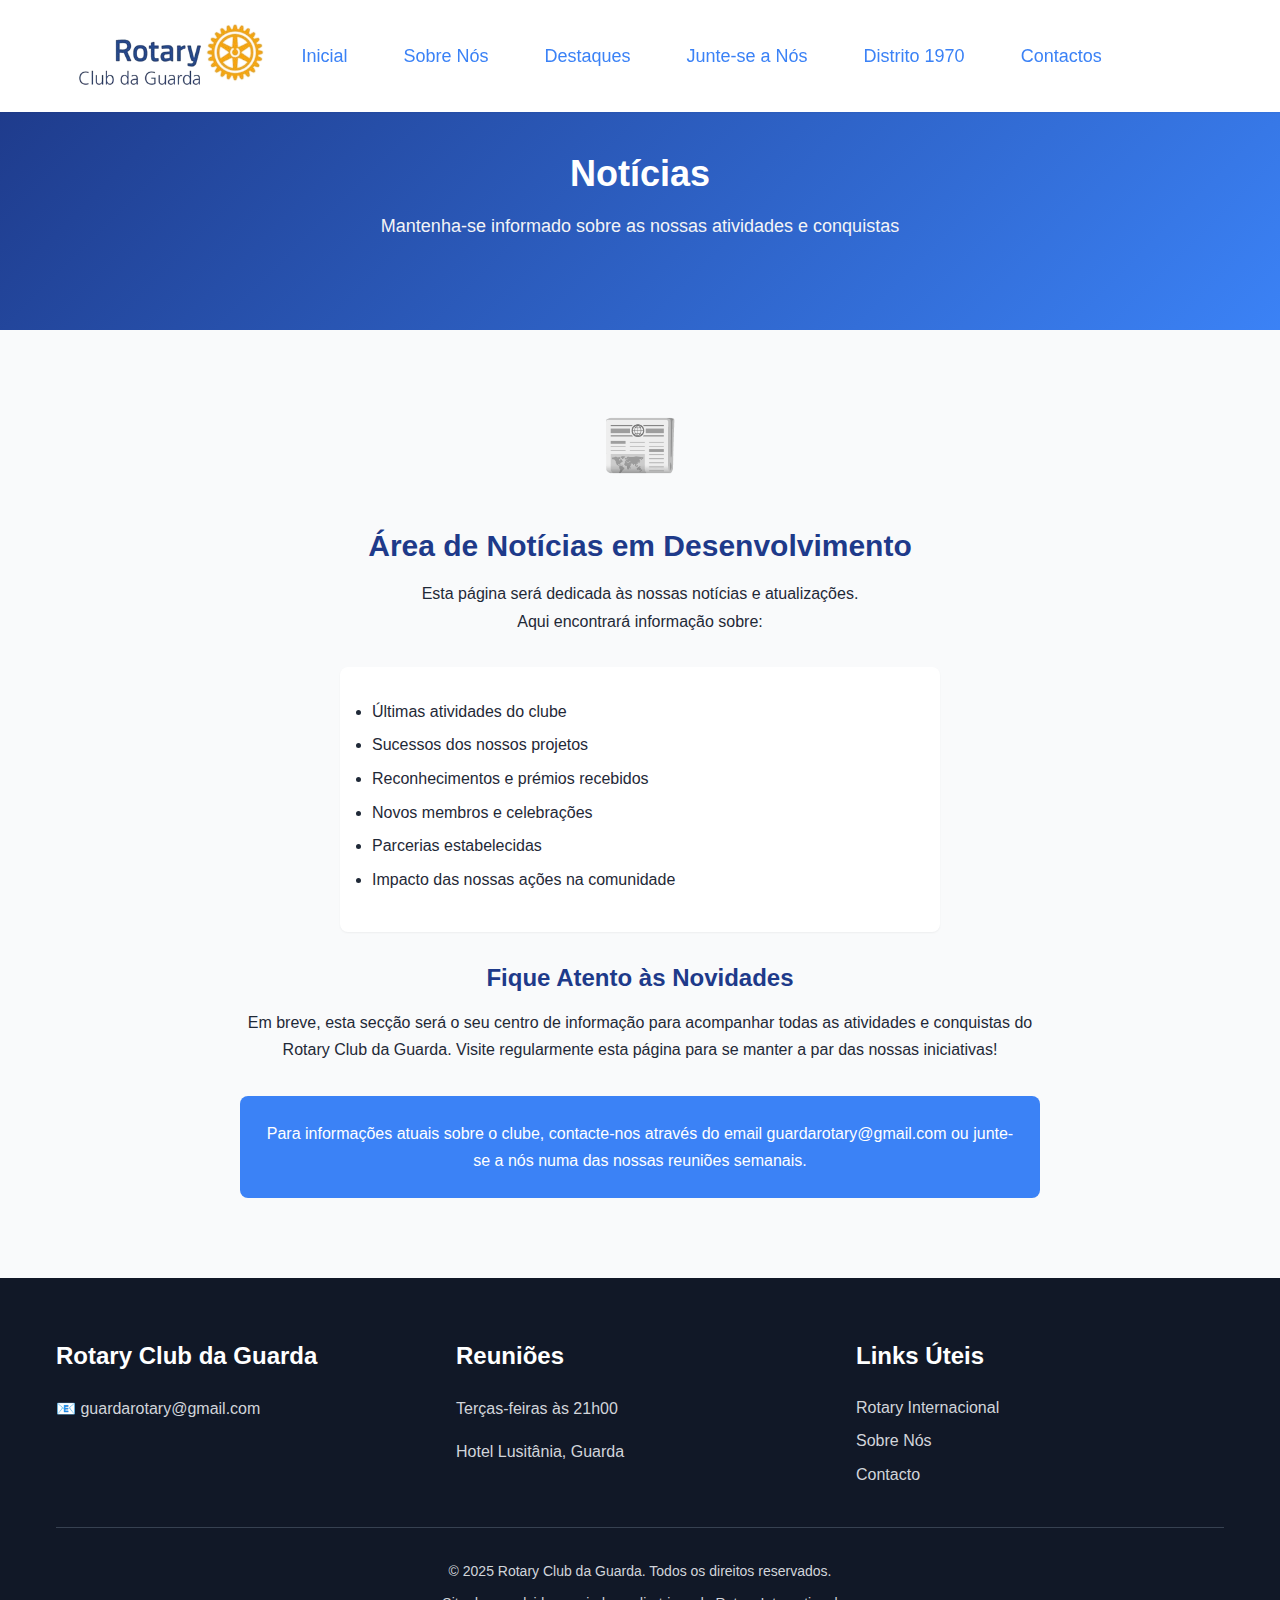
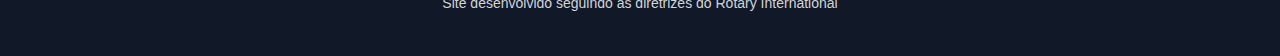
<file: noticias.html>
<!DOCTYPE html>
<html lang="pt">

<head>
    <meta charset="UTF-8">
    <meta name="viewport" content="width=device-width, initial-scale=1.0">
    <title>Notícias</title>
    <link rel="stylesheet" href="style.css">
    <link rel="icon" type="image/x-icon" href="https://www.rotary.org/sites/default/files/favicon_0.ico">
</head>

<body>
    <header class="header">
        <nav class="nav">
            <div class="nav-container">
                <div class="nav-logo">
                    <img src="imagens/logo_sem_fundo.png" alt="Rotary Logo" class="logo">
                    
                </div>

                <ul class="nav-menu" id="nav-menu">
                    <li class="nav-item"><a href="index.html" class="nav-link">Inicial</a></li>
                    <li class="nav-item"><a href="sobre-nos.html" class="nav-link">Sobre Nós</a></li>
                    <li class="nav-item"><a href="projetos.html" class="nav-link">Destaques</a></li>
                    <!--<li class="nav-item"><a href="eventos.html" class="nav-link">Eventos</a></li>
                                    <li class="nav-item"><a href="noticias.html" class="nav-link">Notícias</a></li>-->
                    <li class="nav-item"><a href="junte-se.html" class="nav-link">Junte-se a Nós</a></li>
                    <!--<li class="nav-item"><a href="https://www.rotary.org/pt" target="_blank" class="nav-link">Rotary
                                                            Internacional</a></li>-->
                    <li class="nav-item"><a href="distrito1970.html" class="nav-link active">Distrito 1970</a></li>
                    <li class="nav-item"><a href="contato.html" class="nav-link">Contactos</a></li>
                </ul>

                <div class="nav-toggle" id="mobile-menu">
                    <span class="bar"></span>
                    <span class="bar"></span>
                    <span class="bar"></span>
                </div>
            </div>
        </nav>
    </header>

    <main>
        <section class="page-header">
            <div class="container">
                <h1>Notícias</h1>
                <p>Mantenha-se informado sobre as nossas atividades e conquistas</p>
            </div>
        </section>

        <section class="coming-soon-section">
            <div class="container">
                <div class="coming-soon-content">
                    <div class="coming-soon-icon">📰</div>
                    <h2>Área de Notícias em Desenvolvimento</h2>
                    <p>
                        Esta página será dedicada às nossas notícias e atualizações.<br>
                        Aqui encontrará informação sobre:
                    </p>
                    <ul class="coming-soon-list">
                        <li>Últimas atividades do clube</li>
                        <li>Sucessos dos nossos projetos</li>
                        <li>Reconhecimentos e prémios recebidos</li>
                        <li>Novos membros e celebrações</li>
                        <li>Parcerias estabelecidas</li>
                        <li>Impacto das nossas ações na comunidade</li>
                    </ul>

                    <div class="news-preview">
                        <h3>Fique Atento às Novidades</h3>
                        <p>
                            Em breve, esta secção será o seu centro de informação para acompanhar
                            todas as atividades e conquistas do Rotary Club da Guarda.
                            Visite regularmente esta página para se manter a par das nossas iniciativas!
                        </p>
                    </div>

                    <p class="coming-soon-note">
                        Para informações atuais sobre o clube, contacte-nos através do
                        email guardarotary@gmail.com ou junte-se a nós numa das nossas reuniões semanais.
                    </p>
                </div>
            </div>
        </section>
    </main>

    <footer class="footer">
        <div class="container">
            <div class="footer-content">
                <div class="footer-section">
                    <h3>Rotary Club da Guarda</h3>
                    
                    <div class="footer-contact">
                        <p>📧 guardarotary@gmail.com</p>
                    </div>
                </div>

                <div class="footer-section">
                    <h3>Reuniões</h3>
                    <p>Terças-feiras às 21h00</p>
                    <p>Hotel Lusitânia, Guarda</p>
                </div>

                <div class="footer-section">
                    <h3>Links Úteis</h3>
                    <ul class="footer-links">
                        <li><a href="https://www.rotary.org/pt" target="_blank">Rotary Internacional</a></li>
                        <li><a href="sobre-nos.html">Sobre Nós</a></li>
                        <li><a href="contato.html">Contacto</a></li>
                    </ul>
                </div>
            </div>

            <div class="footer-bottom">
                <p>&copy; 2025 Rotary Club da Guarda. Todos os direitos reservados.</p>
                <p>Site desenvolvido seguindo as diretrizes do Rotary International</p>
            </div>
        </div>
    </footer>

    <script src="script.js"></script>
</body>

</html>
</file>
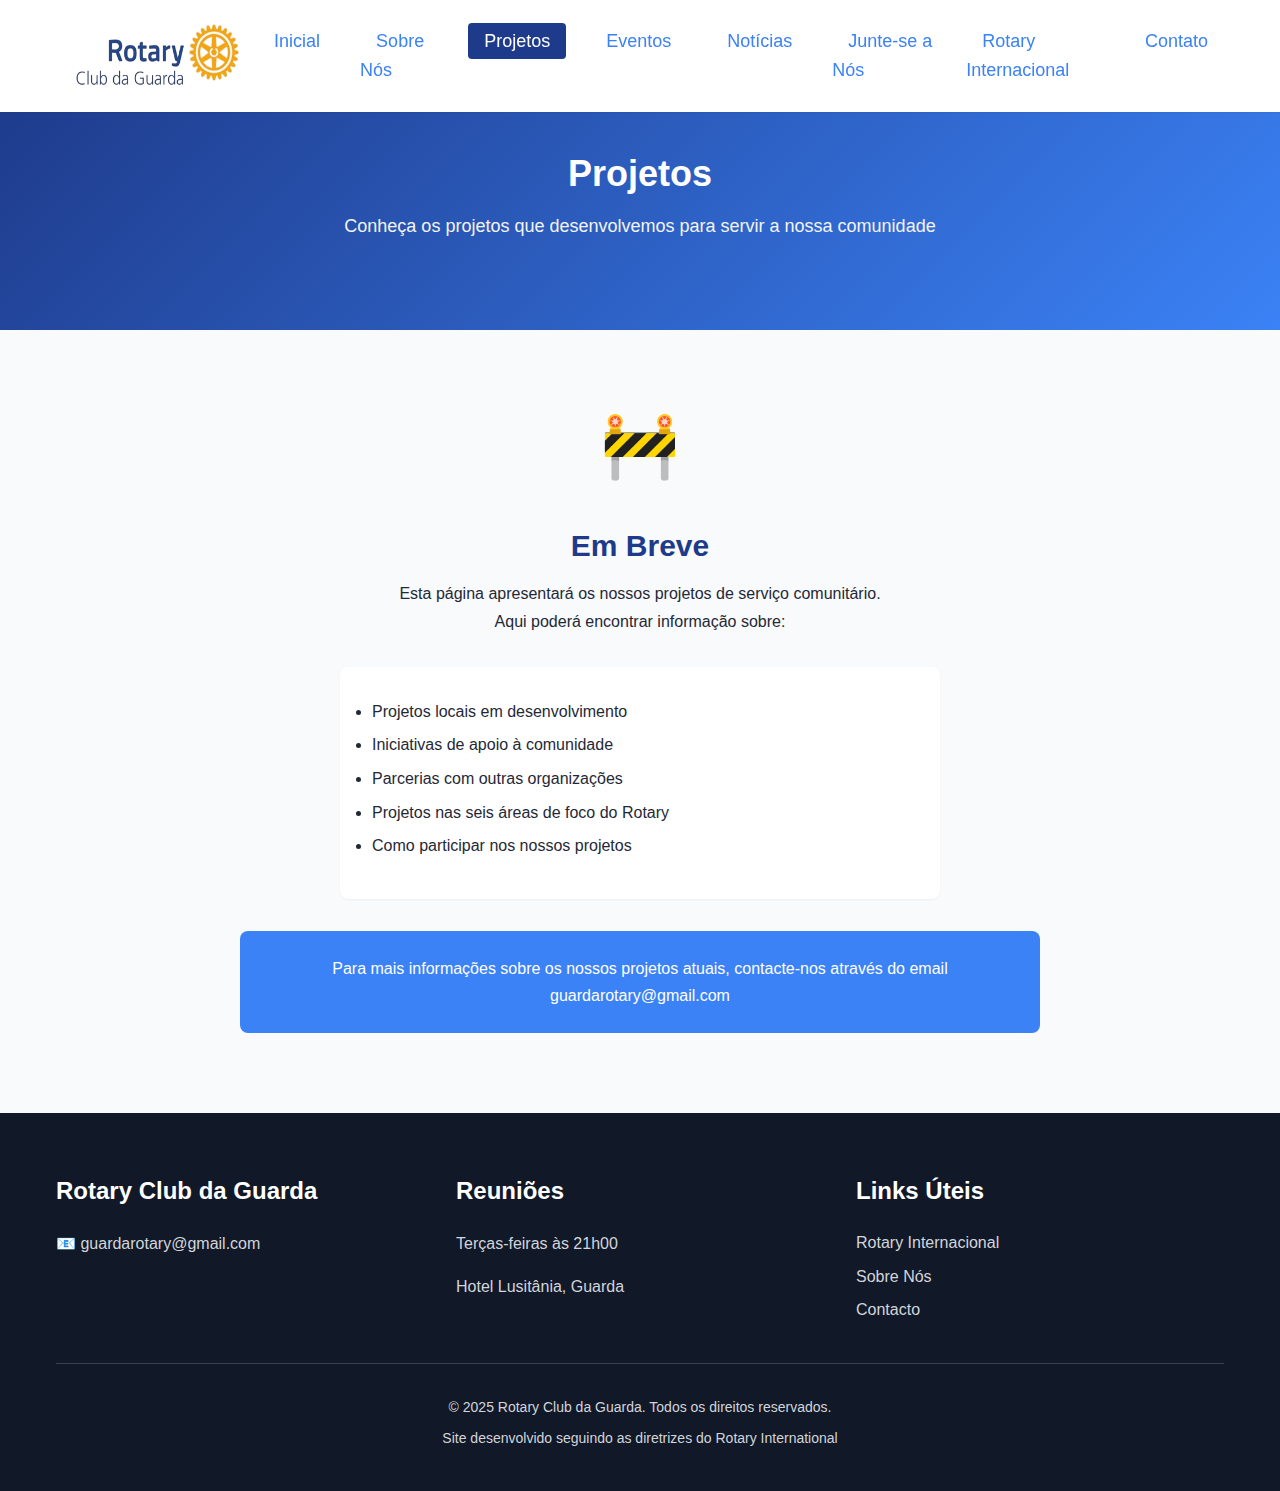
<file: projetos.html>
<!DOCTYPE html>
<html lang="pt">

<head>
    <meta charset="UTF-8">
    <meta name="viewport" content="width=device-width, initial-scale=1.0">
    <title>Projetos - Rotary Club da Guarda</title>
    <link rel="stylesheet" href="style.css">
    <link rel="icon" type="image/x-icon" href="https://www.rotary.org/sites/default/files/favicon_0.ico">
</head>

<body>
    <header class="header">
        <nav class="nav">
            <div class="nav-container">
                <div class="nav-logo">
                    <img src="imagens/logo_sem_fundo.png" alt="Rotary Logo" class="logo">
                    
                </div>

                <ul class="nav-menu" id="nav-menu">
                    <li class="nav-item">
                        <a href="index.html" class="nav-link">Inicial</a>
                    </li>
                    <li class="nav-item">
                        <a href="sobre-nos.html" class="nav-link">Sobre Nós</a>
                    </li>
                    <li class="nav-item">
                        <a href="projetos.html" class="nav-link active">Projetos</a>
                    </li>
                    <li class="nav-item">
                        <a href="eventos.html" class="nav-link">Eventos</a>
                    </li>
                    <li class="nav-item">
                        <a href="noticias.html" class="nav-link">Notícias</a>
                    </li>
                    <li class="nav-item">
                        <a href="junte-se.html" class="nav-link">Junte-se a Nós</a>
                    </li>
                    <li class="nav-item">
                        <a href="https://www.rotary.org/pt" target="_blank" class="nav-link">Rotary Internacional</a>
                    </li>
                    <li class="nav-item">
                        <a href="contato.html" class="nav-link">Contato</a>
                    </li>
                </ul>

                <div class="nav-toggle" id="mobile-menu">
                    <span class="bar"></span>
                    <span class="bar"></span>
                    <span class="bar"></span>
                </div>
            </div>
        </nav>
    </header>

    <main>
        <section class="page-header">
            <div class="container">
                <h1>Projetos</h1>
                <p>Conheça os projetos que desenvolvemos para servir a nossa comunidade</p>
            </div>
        </section>

        <section class="coming-soon-section">
            <div class="container">
                <div class="coming-soon-content">
                    <div class="coming-soon-icon">🚧</div>
                    <h2>Em Breve</h2>
                    <p>
                        Esta página apresentará os nossos projetos de serviço comunitário.<br>
                        Aqui poderá encontrar informação sobre:
                    </p>
                    <ul class="coming-soon-list">
                        <li>Projetos locais em desenvolvimento</li>
                        <li>Iniciativas de apoio à comunidade</li>
                        <li>Parcerias com outras organizações</li>
                        <li>Projetos nas seis áreas de foco do Rotary</li>
                        <li>Como participar nos nossos projetos</li>
                    </ul>
                    <p class="coming-soon-note">
                        Para mais informações sobre os nossos projetos atuais,
                        contacte-nos através do email guardarotary@gmail.com
                    </p>
                </div>
            </div>
        </section>
    </main>

    <footer class="footer">
        <div class="container">
            <div class="footer-content">
                <div class="footer-section">
                    <h3>Rotary Club da Guarda</h3>
                    
                    <div class="footer-contact">
                        <p>📧 guardarotary@gmail.com</p>
                    </div>
                </div>

                <div class="footer-section">
                    <h3>Reuniões</h3>
                    <p>Terças-feiras às 21h00</p>
                    <p>Hotel Lusitânia, Guarda</p>
                </div>

                <div class="footer-section">
                    <h3>Links Úteis</h3>
                    <ul class="footer-links">
                        <li><a href="https://www.rotary.org/pt" target="_blank">Rotary Internacional</a></li>
                        <li><a href="sobre-nos.html">Sobre Nós</a></li>
                        <li><a href="contato.html">Contacto</a></li>
                    </ul>
                </div>
            </div>

            <div class="footer-bottom">
                <p>&copy; 2025 Rotary Club da Guarda. Todos os direitos reservados.</p>
                <p>Site desenvolvido seguindo as diretrizes do Rotary International</p>
            </div>
        </div>
    </footer>

    <script src="script.js"></script>
</body>

</html>
</file>
<file: style.css>
/* 
   ROTARY CLUB DA GUARDA - FOLHA DE ESTILOS CSS
   ================================================
   
   Este arquivo contém todos os estilos para o site institucional do Rotary Club da Guarda.
   Organizado seguindo as diretrizes do Rotary International para cores, tipografia e design.
   
   Estrutura:
   1. Reset e variáveis CSS
   2. Estilos base e tipografia
   3. Layout e navegação
   4. Componentes específicos
   5. Responsividade
   
   Cores oficiais do Rotary utilizadas:
   - Azul Rotary: #1e3a8a
   - Azul secundário: #3b82f6
   - Dourado Rotary: #d4af37
   - Cores neutras: tons de cinza
*/

/* ===== 1. RESET CSS E VARIÁVEIS ===== */

/* Reset básico para consistência entre navegadores */
* {
    margin: 0;
    padding: 0;
    box-sizing: border-box;
}

/* Variáveis CSS para cores e medidas - facilita manutenção */
:root {
    /* Cores oficiais do Rotary */
    --rotary-blue: #1e3a8a;
    --rotary-blue-light: #3b82f6;
    --rotary-gold: #d4af37;
    --rotary-gold-light: #fbbf24;

    /* Cores de apoio */
    --white: #ffffff;
    --gray-50: #f9fafb;
    --gray-100: #f3f4f6;
    --gray-200: #e5e7eb;
    --gray-300: #d1d5db;
    --gray-600: #4b5563;
    --gray-700: #374151;
    --gray-800: #1f2937;
    --gray-900: #111827;

    /* Espaçamentos padronizados */
    --spacing-xs: 0.5rem;
    --spacing-sm: 1rem;
    --spacing-md: 1.5rem;
    --spacing-lg: 2rem;
    --spacing-xl: 3rem;
    --spacing-2xl: 4rem;

    /* Tamanhos de fonte */
    --text-sm: 0.875rem;
    --text-base: 1rem;
    --text-lg: 1.125rem;
    --text-xl: 1.25rem;
    --text-2xl: 1.5rem;
    --text-3xl: 1.875rem;
    --text-4xl: 2.25rem;

    /* Sombras */
    --shadow-sm: 0 1px 2px 0 rgba(0, 0, 0, 0.05);
    --shadow-md: 0 4px 6px -1px rgba(0, 0, 0, 0.1);
    --shadow-lg: 0 10px 15px -3px rgba(0, 0, 0, 0.1);

    /* Transições */
    --transition-fast: 0.15s ease;
    --transition-normal: 0.3s ease;
}

/* ===== 2. ESTILOS BASE E TIPOGRAFIA ===== */

/* Configuração base do documento */
html {
    scroll-behavior: smooth;
    /* Scroll suave entre secções */
}

body {
    font-family: -apple-system, BlinkMacSystemFont, 'Segoe UI', Roboto, Oxygen, Ubuntu, Cantarell, sans-serif;
    line-height: 1.6;
    color: var(--gray-800);
    background-color: var(--white);
}

/* Estilos para títulos - hierarquia clara */
h1,
h2,
h3,
h4,
h5,
h6 {
    font-weight: 700;
    line-height: 1.2;
    margin-bottom: var(--spacing-sm);
    color: var(--rotary-blue);
}

h1 {
    font-size: var(--text-4xl);
}

h2 {
    font-size: var(--text-3xl);
}

h3 {
    font-size: var(--text-2xl);
}

h4 {
    font-size: var(--text-xl);
}

/* Estilos para parágrafos */
p {
    margin-bottom: var(--spacing-sm);
    line-height: 1.7;
}

/* Estilos para links */
a {
    color: var(--rotary-blue-light);
    text-decoration: none;
    transition: var(--transition-fast);
}

a:hover {
    color: var(--rotary-blue);
    text-decoration: underline;
}

/* Estilos para listas */
ul,
ol {
    margin-left: var(--spacing-lg);
    margin-bottom: var(--spacing-sm);
}

li {
    margin-bottom: var(--spacing-xs);
}

/* Container principal para centralizar conteúdo */
.container {
    max-width: 1200px;
    margin: 0 auto;
    padding: 0 var(--spacing-sm);
}

/* ===== 3. NAVEGAÇÃO E CABEÇALHO ===== */

/* Cabeçalho fixo */
.header {
    background-color: var(--white);
    box-shadow: var(--shadow-sm);
    position: fixed;
    top: 0;
    width: 100%;
    z-index: 1000;
}

/* Container da navegação */
.nav {
    padding: var(--spacing-sm) 0;
}

.nav-container {
    display: flex;
    justify-content: flex-start;
    align-items: center;
    max-width: 1200px;
    margin: 0 auto;
    padding: 0 var(--spacing-sm);
}

/* Logo e nome do clube */
.nav-logo {
    display: flex;
    align-items: center;
    gap: 0.5rem;
}

.logo {
    height: 80px;
    width: auto;
}

.club-name {
    font-size: var(--text-lg);
    font-weight: 700;
    color: var(--rotary-blue);
}

figcaption {
    text-align: center;
}

/* Menu de navegação */
.nav-menu {
    display: flex;
    list-style: none;
    margin: 0;
    gap: var(--spacing-md);
}

.nav-item {
    margin: 0;
}

.nav-link {
    padding: var(--spacing-xs) var(--spacing-sm);
    border-radius: 4px;
    transition: var(--text-sm);
    font-weight: 500;
    font-size: 1.125rem;
}

.nav-link:hover,
.nav-link.active {
    background-color: var(--rotary-blue);
    color: var(--white);
    text-decoration: none;
}

/* Menu mobile (hamburger) */
.nav-toggle {
    display: none;
    flex-direction: column;
    cursor: pointer;
}

.bar {
    width: 25px;
    height: 3px;
    background-color: var(--rotary-blue);
    margin: 3px 0;
    transition: var(--transition-fast);
}

/* ===== 4. COMPONENTES PRINCIPAIS ===== */

/* Espaçamento do topo para compensar o cabeçalho fixo */
main {
    margin-top: 80px;
}

/* Secção Hero/Principal */
.hero {
    background: linear-gradient(135deg, var(--rotary-blue) 0%, var(--rotary-blue-light) 100%);
    color: var(--white);
    padding: 3rem 0 2rem 0;
    text-align: center;
    position: relative;
    overflow: hidden;
}

.hero-content {
    max-width: 800px;
    margin: 0 auto;
    padding: 0 var(--spacing-sm);
    position: relative;
    z-index: 2;
}

.hero-title {
    font-size: 3rem;
    font-weight: 800;
    margin-bottom: var(--spacing-sm);
    color: var(--white);
}

.hero-subtitle {
    font-size: var(--text-xl);
    color: var(--rotary-gold);
    margin-bottom: var(--spacing-md);
    font-weight: 600;
}

.hero-description {
    font-size: var(--text-lg);
    margin-bottom: var(--spacing-xl);
    line-height: 1.8;
}

/* Botões do hero */
.hero-buttons {
    display: flex;
    gap: var(--spacing-sm);
    justify-content: center;
    flex-wrap: wrap;
}

/* Estilos para botões */
.btn {
    display: inline-block;
    padding: var(--spacing-sm) var(--spacing-lg);
    border-radius: 8px;
    font-weight: 600;
    text-align: center;
    border: 2px solid transparent;
    transition: var(--transition-normal);
    cursor: pointer;
    text-decoration: none;
}

.btn-primary {
    background-color: var(--rotary-gold);
    color: var(--gray-900);
}

.btn-primary:hover {
    background-color: var(--rotary-gold-light);
    transform: translateY(-2px);
    text-decoration: none;
}

.btn-secondary {
    background-color: transparent;
    color: var(--white);
    border-color: var(--white);
}

.btn-secondary:hover {
    background-color: var(--white);
    color: var(--rotary-blue);
    text-decoration: none;
}

.btn-outline {
    background-color: transparent;
    color: var(--rotary-blue);
    border-color: var(--rotary-blue);
}

.btn-outline:hover {
    background-color: var(--rotary-blue);
    color: var(--white);
    text-decoration: none;
}

/* Cards informativos */
.info-cards {
    padding: var(--spacing-2xl) 0;
    background-color: var(--gray-50);
}

.cards-grid {
    display: grid;
    grid-template-columns: repeat(auto-fit, minmax(300px, 1fr));
    gap: var(--spacing-lg);
}

.card {
    background-color: var(--white);
    padding: var(--spacing-xl);
    border-radius: 12px;
    box-shadow: var(--shadow-md);
    text-align: center;
    transition: var(--transition-normal);
}

.card:hover {
    transform: translateY(-5px);
    box-shadow: var(--shadow-lg);
}

.card-icon {
    font-size: 3rem;
    margin-bottom: var(--spacing-md);
}

.card h3 {
    margin-bottom: var(--spacing-sm);
    color: var(--rotary-blue);
}

/* Secção de prévia "sobre" */
.about-preview {
    padding: var(--spacing-2xl) 0;
}

.about-content {
    display: grid;
    grid-template-columns: 1fr 1fr;
    gap: var(--spacing-2xl);
    align-items: center;
}

.about-text h2 {
    margin-bottom: var(--spacing-md);
}

.about-text p {
    margin-bottom: var(--spacing-md);
}

.responsive-image {
    width: 100%;
    height: auto;
    border-radius: 12px;
    box-shadow: var(--shadow-md);
}

/* Container principal */
.destaques-container {
    width: 90%;
    max-width: 1000px;
    margin: 0 auto;
    display: flex;
    flex-direction: column;
    gap: var(--spacing-2xl);
}

/* Card padrão */
.card-destaque {
    background-color: var(--white);
    display: flex;
    flex-direction: row;
    align-items: center;
    gap: var(--spacing-xl);
    padding: var(--spacing-xl);
    border-radius: 12px;
    box-shadow: var(--shadow-md);
    transition: var(--transition-normal);
    width: 90%;
    max-width: 1000px;
    margin: 0 auto;
}

.card-destaque:hover {
    transform: translateY(-5px);
    box-shadow: var(--shadow-lg);
}

/* Imagem do card */
.card-destaque img {
    width: 40%;
    height: auto;
    border-radius: 8px;
    object-fit: cover;
}

/* Texto do card */
.destaque-texto {
    width: 60%;
}

.card-destaque h3 {
    font-size: var(--text-2xl);
    color: var(--rotary-blue);
    margin-bottom: var(--spacing-sm);
}

.card-destaque p {
    font-size: var(--text-base);
    color: var(--gray-800);
    line-height: 1.7;
}

/* Card invertido (imagem à direita) */
.card-destaque.reverse {
    flex-direction: row-reverse;
}

/* Responsividade */
@media (max-width: 768px) {

    .card-destaque,
    .card-destaque.reverse {
        flex-direction: column;
        text-align: center;
    }

    .card-destaque img,
    .destaque-texto {
        width: 100%;
    }
}

/* ===== 5. PÁGINAS ESPECÍFICAS ===== */

/* Cabeçalho das páginas internas */
.page-header {
    background: linear-gradient(135deg, var(--rotary-blue) 0%, var(--rotary-blue-light) 100%);
    color: var(--white);
    padding: var(--spacing-2xl) 0;
    text-align: center;
    display: flex;
    align-items: center;
    justify-content: center;
    min-height: 250px;
}

.page-header h1 {
    color: var(--white);
    margin-bottom: var(--spacing-sm);
}

.page-header p {
    font-size: var(--text-lg);
    color: var(--gray-100);
}

/* Secções de conteúdo */
.content-section {
    padding: var(--spacing-2xl) 0;
}

.content-block {
    margin-bottom: var(--spacing-2xl);
}

.content-with-image {
    display: grid;
    grid-template-columns: 2fr 1fr;
    gap: var(--spacing-2xl);
    align-items: start;
    margin-top: var(--spacing-lg);
}

/* Áreas de foco do Rotary */
.focus-areas {
    display: grid;
    grid-template-columns: repeat(auto-fit, minmax(300px, 1fr));
    gap: var(--spacing-lg);
    margin-top: var(--spacing-lg);
}

.focus-item {
    background-color: var(--gray-50);
    padding: var(--spacing-lg);
    border-radius: 8px;
    border-left: 4px solid var(--rotary-gold);
}

.focus-item h3 {
    margin-bottom: var(--spacing-sm);
    font-size: var(--text-lg);
}

/* Valores do clube */
.values-grid {
    display: grid;
    grid-template-columns: repeat(auto-fit, minmax(250px, 1fr));
    gap: var(--spacing-lg);
    margin-top: var(--spacing-lg);
}

.value-item {
    text-align: center;
    padding: var(--spacing-lg);
    background-color: var(--white);
    border-radius: 12px;
    box-shadow: var(--shadow-sm);
    border: 2px solid var(--gray-200);
    transition: var(--transition-normal);
}

.value-item:hover {
    border-color: var(--rotary-gold);
    transform: translateY(-2px);
}

/* Secção "Em Breve" */
.coming-soon-section {
    padding: var(--spacing-2xl) 0;
    background-color: var(--gray-50);
}

.coming-soon-content {
    text-align: center;
    max-width: 800px;
    margin: 0 auto;
}

.coming-soon-icon {
    font-size: 4rem;
    margin-bottom: var(--spacing-lg);
}

.coming-soon-list {
    text-align: left;
    max-width: 600px;
    margin: var(--spacing-lg) auto;
    background-color: var(--white);
    padding: var(--spacing-lg);
    border-radius: 8px;
    box-shadow: var(--shadow-sm);
}

.coming-soon-note {
    margin-top: var(--spacing-lg);
    padding: var(--spacing-md);
    background-color: var(--rotary-blue-light);
    color: var(--white);
    border-radius: 8px;
    font-weight: 500;
}

/* Informações de reunião */
.regular-meetings {
    margin-top: var(--spacing-xl);
    padding: var(--spacing-lg);
    background-color: var(--white);
    border-radius: 12px;
    box-shadow: var(--shadow-md);
    border-left: 4px solid var(--rotary-gold);
}

.meeting-info p {
    margin-bottom: var(--spacing-xs);
    font-size: var(--text-lg);
}

/* Página "Junte-se a Nós" */
.join-content {
    padding: var(--spacing-2xl) 0;
}

.benefits-grid {
    display: grid;
    grid-template-columns: repeat(auto-fit, minmax(250px, 1fr));
    gap: var(--spacing-lg);
    margin-top: var(--spacing-lg);
}

.benefit-item {
    text-align: center;
    padding: var(--spacing-lg);
    background-color: var(--white);
    border-radius: 12px;
    box-shadow: var(--shadow-md);
    transition: var(--transition-normal);
}

.benefit-item:hover {
    transform: translateY(-5px);
}

.benefit-icon {
    font-size: 3rem;
    margin-bottom: var(--spacing-md);
}

/* Requisitos de adesão */
.membership-requirements {
    background-color: var(--gray-50);
    padding: var(--spacing-lg);
    border-radius: 12px;
    margin-top: var(--spacing-lg);
}

.requirements-list {
    margin: var(--spacing-md) 0;
}

.membership-note {
    margin-top: var(--spacing-lg);
    padding: var(--spacing-md);
    background-color: var(--rotary-gold-light);
    border-radius: 8px;
    border-left: 4px solid var(--rotary-gold);
}

/* Passos para se juntar */
.steps-grid {
    display: grid;
    grid-template-columns: repeat(auto-fit, minmax(200px, 1fr));
    gap: var(--spacing-lg);
    margin-top: var(--spacing-lg);
}

.step-item {
    text-align: center;
    padding: var(--spacing-lg);
    background-color: var(--white);
    border-radius: 12px;
    box-shadow: var(--shadow-md);
    position: relative;
}

.step-number {
    width: 50px;
    height: 50px;
    background-color: var(--rotary-blue);
    color: var(--white);
    border-radius: 50%;
    display: flex;
    align-items: center;
    justify-content: center;
    font-size: var(--text-xl);
    font-weight: 700;
    margin: 0 auto var(--spacing-md);
}

/* Expectativas */
.expectations {
    display: grid;
    grid-template-columns: repeat(auto-fit, minmax(250px, 1fr));
    gap: var(--spacing-lg);
    margin-top: var(--spacing-lg);
}

.expectation-item {
    padding: var(--spacing-lg);
    background-color: var(--gray-50);
    border-radius: 8px;
    border-left: 4px solid var(--rotary-blue);
}

/* Call to Action */
.cta-section {
    background: linear-gradient(135deg, var(--rotary-blue) 0%, var(--rotary-blue-light) 100%);
    color: var(--white);
    padding: var(--spacing-2xl) 0;
    margin-top: var(--spacing-2xl);
    border-radius: 12px;
    text-align: center;
}

.cta-content h2 {
    color: var(--white);
    margin-bottom: var(--spacing-md);
}

.cta-content p {
    font-size: var(--text-lg);
    margin-bottom: var(--spacing-xl);
    max-width: 600px;
    margin-left: auto;
    margin-right: auto;
}

.cta-buttons {
    display: flex;
    gap: var(--spacing-sm);
    justify-content: center;
    flex-wrap: wrap;
}

/* Página de Contato */
.contact-content {
    padding: var(--spacing-2xl) 0;
}

.contact-info-grid {
    display: grid;
    grid-template-columns: repeat(auto-fit, minmax(300px, 1fr));
    gap: var(--spacing-lg);
    margin-bottom: var(--spacing-2xl);
}

.contact-card {
    background-color: var(--white);
    padding: var(--spacing-xl);
    border-radius: 12px;
    box-shadow: var(--shadow-md);
    text-align: center;
    transition: var(--transition-normal);
}

.contact-card:hover {
    transform: translateY(-5px);
    box-shadow: var(--shadow-lg);
}

.contact-icon {
    font-size: 3rem;
    margin-bottom: var(--spacing-md);
}

.contact-link {
    font-size: var(--text-lg);
    font-weight: 600;
    color: var(--rotary-blue);
}

.contact-description {
    color: var(--gray-600);
    font-size: var(--text-sm);
    margin-top: var(--spacing-sm);
}

/* Formulário de contato */
.contact-form-section {
    background-color: var(--gray-50);
    padding: var(--spacing-2xl);
    border-radius: 12px;
    margin-bottom: var(--spacing-2xl);
}

.contact-form {
    max-width: 600px;
    margin: var(--spacing-lg) auto 0;
}

.form-group {
    margin-bottom: var(--spacing-md);
}

.form-group label {
    display: block;
    margin-bottom: var(--spacing-xs);
    font-weight: 600;
    color: var(--gray-700);
}

.form-group input,
.form-group select,
.form-group textarea {
    width: 100%;
    padding: var(--spacing-sm);
    border: 2px solid var(--gray-300);
    border-radius: 8px;
    font-size: var(--text-base);
    transition: var(--transition-fast);
}

.form-group input:focus,
.form-group select:focus,
.form-group textarea:focus {
    outline: none;
    border-color: var(--rotary-blue-light);
    box-shadow: 0 0 0 3px rgba(59, 130, 246, 0.1);
}

.form-submit {
    width: 100%;
    font-size: var(--text-lg);
}

/* Informações adicionais */
.additional-info {
    margin-top: var(--spacing-2xl);
}

.info-blocks {
    display: grid;
    grid-template-columns: repeat(auto-fit, minmax(300px, 1fr));
    gap: var(--spacing-lg);
    margin-top: var(--spacing-lg);
}

.info-block {
    padding: var(--spacing-lg);
    background-color: var(--white);
    border-radius: 8px;
    box-shadow: var(--shadow-sm);
}

.inline-link {
    color: var(--rotary-blue-light);
    font-weight: 600;
}

/* Placeholder para conteúdo */
.content-placeholder {
    background-color: var(--gray-50);
    border: 2px dashed var(--gray-300);
    border-radius: 12px;
    padding: var(--spacing-xl);
    margin-top: var(--spacing-lg);
}

.placeholder-content {
    text-align: center;
}

/* ===== 6. RODAPÉ ===== */

.footer {
    background-color: var(--gray-900);
    color: var(--gray-300);
    padding: var(--spacing-2xl) 0 var(--spacing-lg);
}

.footer-content {
    display: grid;
    grid-template-columns: repeat(auto-fit, minmax(250px, 1fr));
    gap: var(--spacing-lg);
    margin-bottom: var(--spacing-lg);
}

.footer-section h3 {
    color: var(--white);
    margin-bottom: var(--spacing-md);
}

.footer-links {
    list-style: none;
    margin: 0;
}

.footer-links li {
    margin-bottom: var(--spacing-xs);
}

.footer-links a {
    color: var(--gray-300);
    transition: var(--transition-fast);
}

.footer-links a:hover {
    color: var(--rotary-gold);
}

.footer-contact p {
    margin-bottom: var(--spacing-xs);
}

.footer-bottom {
    border-top: 1px solid var(--gray-700);
    padding-top: var(--spacing-lg);
    text-align: center;
}

.footer-bottom p {
    margin-bottom: var(--spacing-xs);
    font-size: var(--text-sm);
    color: var(--gray-400);
}

.img-centralizada {
    display: block;
    margin: 0 auto;
    width: 100%;
    max-width: 200px;
    height: auto;
    object-fit: contain;
}

.figura-centralizada {
    text-align: center;
}

/* ===== 7. RESPONSIVIDADE ===== */

/* Tablets */
@media (max-width: 768px) {

    /* Tornar o container da navegação um contexto de posicionamento */
    .nav-container {
        position: relative;
    }

    /* Mostrar o menu mobile (hambúrguer), posicionado no canto direito */
    .nav-toggle {
        display: flex;
        position: absolute;
        right: var(--spacing-sm);
        /* ou: right: 1rem; */
        top: 50%;
        transform: translateY(-50%);
        z-index: 1100;
        /* Garante que fique acima de outros elementos */
    }

    .logo {
        height: 32px;
    }

    /* Esconder menu desktop no mobile */
    .nav-menu {
        position: fixed;
        left: -100%;
        top: 70px;
        flex-direction: column;
        background-color: var(--white);
        width: 100%;
        text-align: center;
        transition: var(--transition-normal);
        box-shadow: var(--shadow-lg);
        padding: var(--spacing-lg) 0;
        gap: 0;
    }

    .nav-menu.active {
        left: 0;
    }

    .nav-item {
        margin: var(--spacing-sm) 0;
    }

    /* Ajustar hero para mobile */
    .hero-title {
        font-size: 2.5rem;
    }

    .hero-buttons {
        flex-direction: column;
        align-items: center;
    }

    .btn {
        width: 100%;
        max-width: 300px;
    }

    /* Ajustar about-content para mobile */
    .about-content {
        grid-template-columns: 1fr;
        gap: var(--spacing-lg);
    }

    .content-with-image {
        grid-template-columns: 1fr;
        gap: var(--spacing-lg);
    }

   

    /* Ajustar grids para mobile (1 coluna) */
    .cards-grid,
    .focus-areas,
    .values-grid,
    .benefits-grid,
    .steps-grid,
    .expectations,
    .contact-info-grid,
    .info-blocks {
        grid-template-columns: 1fr;
    }

    /* Ajustar espaçamentos para mobile */
    :root {
        --spacing-2xl: 3rem;
        --spacing-xl: 2rem;
    }

    .container {
        padding: 0 var(--spacing-md);
    }

    .img-centralizada {
        max-width: 150px;
    }
}


/* Smartphones */
@media (max-width: 480px) {
    .hero-title {
        font-size: 2rem;
    }

    .club-name {
        font-size: var(--text-base);
    }

    .logo {
        height: 52px;
    }

    .card,
    .contact-card,
    .benefit-item {
        padding: var(--spacing-md);
    }

    /* Ajustar formulário para mobile */
    .contact-form-section {
        padding: var(--spacing-lg);
    }

    .img-centralizada {
        max-width: 120px;
    }
}


/* Estados de animação do menu mobile */
.nav-toggle.active .bar:nth-child(2) {
    opacity: 0;
}

.nav-toggle.active .bar:nth-child(1) {
    transform: translateY(8px) rotate(45deg);
}

.nav-toggle.active .bar:nth-child(3) {
    transform: translateY(-8px) rotate(-45deg);
}


/* Utilitários */
.text-center {
    text-align: center;
}

.text-left {
    text-align: left;
}

.text-right {
    text-align: right;
}

.mb-0 {
    margin-bottom: 0;
}

.mb-1 {
    margin-bottom: var(--spacing-xs);
}

.mb-2 {
    margin-bottom: var(--spacing-sm);
}

.mb-3 {
    margin-bottom: var(--spacing-md);
}


/* Acessibilidade - melhor contraste para links de foco */
a:focus,
button:focus,
input:focus,
textarea:focus,
select:focus {
    outline: 2px solid var(--rotary-gold);
    outline-offset: 2px;
}


/* Garantir que imagens sejam responsivas */
img {
    max-width: 100%;
    height: auto;
}

/* Container para imagens em ziguezague dentro dos cards-destaques */
.card-destaque .imagens-container {
    display: flex;
    flex-direction: column;
    gap: var(--spacing-md);
}

/* Imagens empilhadas, largura total do container */
.card-destaque .imagens-container img {
    width: 100%;
    max-height: 250px;
    object-fit: cover;
    border-radius: 8px;
    position: relative;
    box-shadow: var(--shadow-md);
    transition: var(--transition-normal);
}

/* Deslocamento e sobreposição estilo ziguezague */
.card-destaque .imagens-container img:nth-child(odd) {
    margin-left: 15%;
    z-index: 2;
    box-shadow: 0 4px 12px rgba(0, 0, 0, 0.15);
}

.card-destaque .imagens-container img:nth-child(even) {
    margin-right: 15%;
    margin-top: -40px;
    /* sobreposição sutil no canto superior da imagem anterior */
    z-index: 1;
    box-shadow: 0 2px 8px rgba(0, 0, 0, 0.1);
}

/* Ajuste responsivo para telas pequenas */
@media (max-width: 768px) {

    .card-destaque .imagens-container img:nth-child(odd),
    .card-destaque .imagens-container img:nth-child(even) {
        margin: 0;
        margin-top: var(--spacing-sm);
        z-index: auto;
    }
}
</file>
